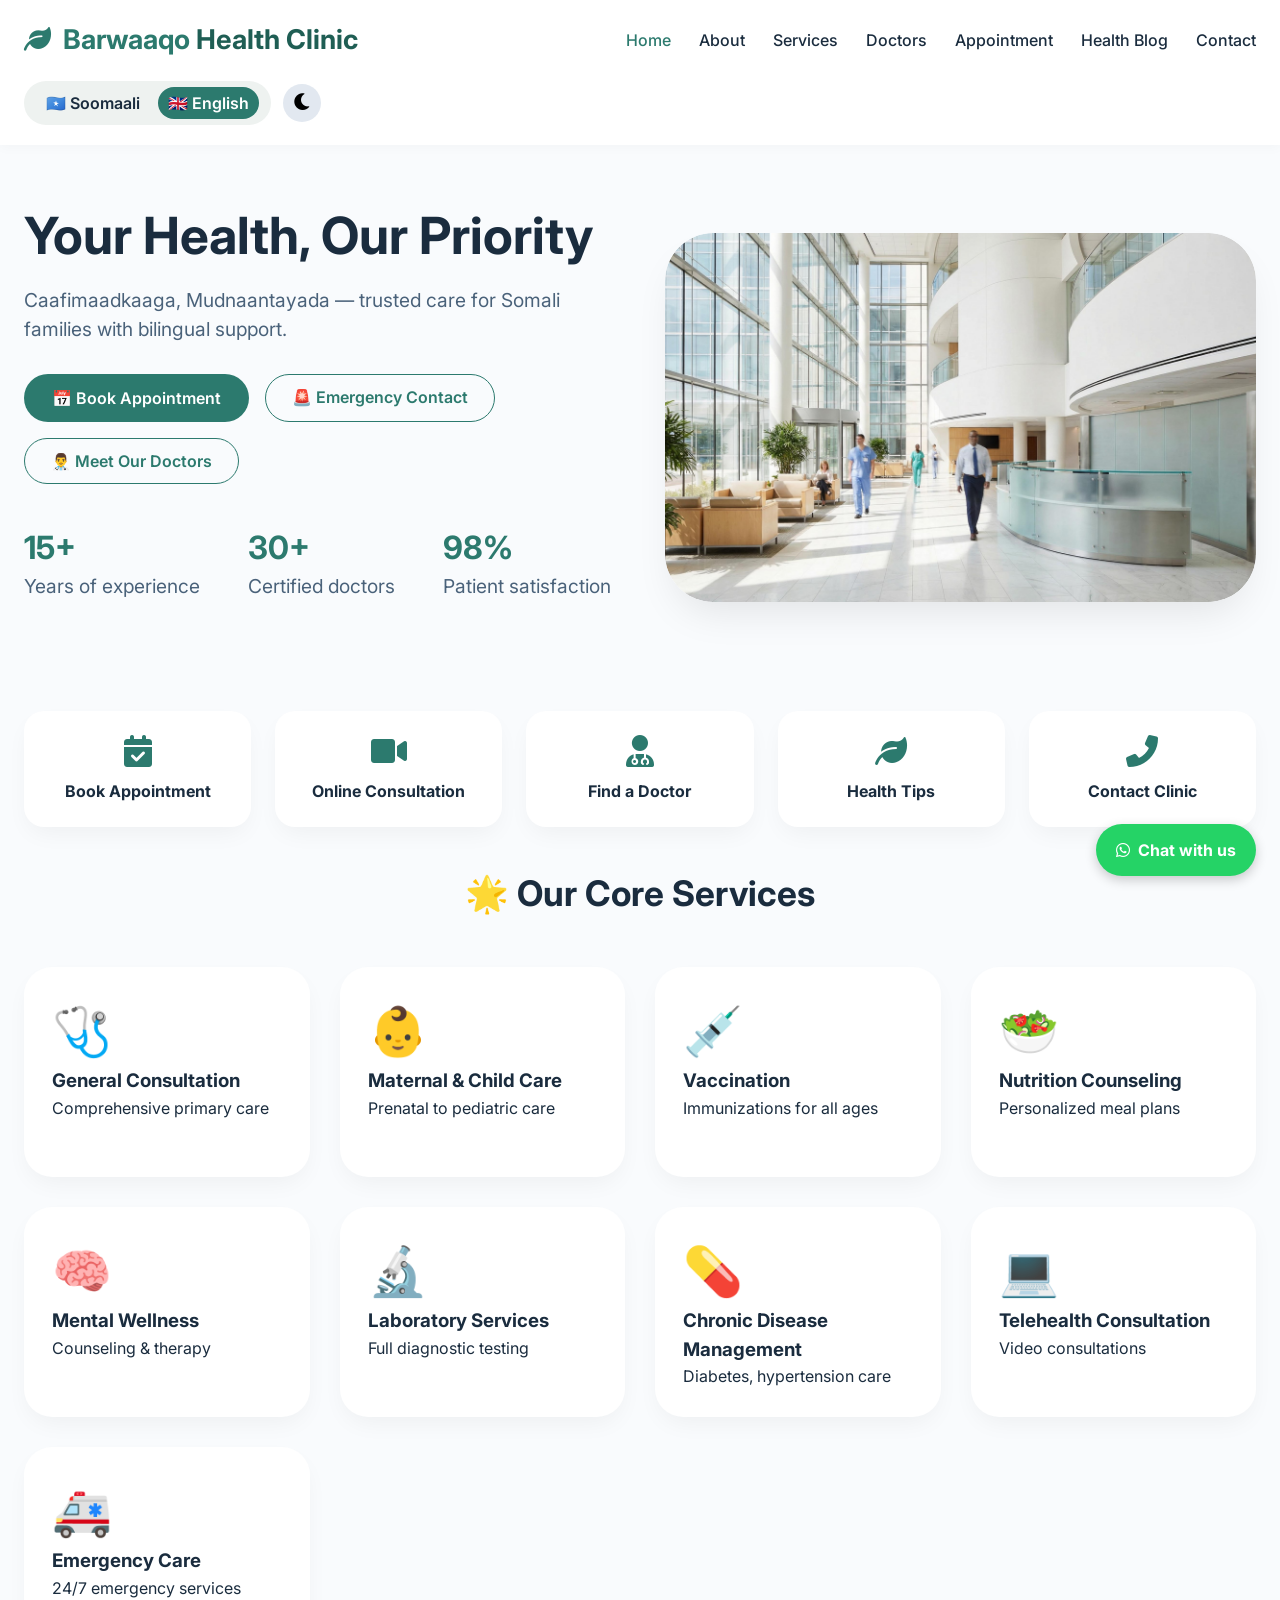
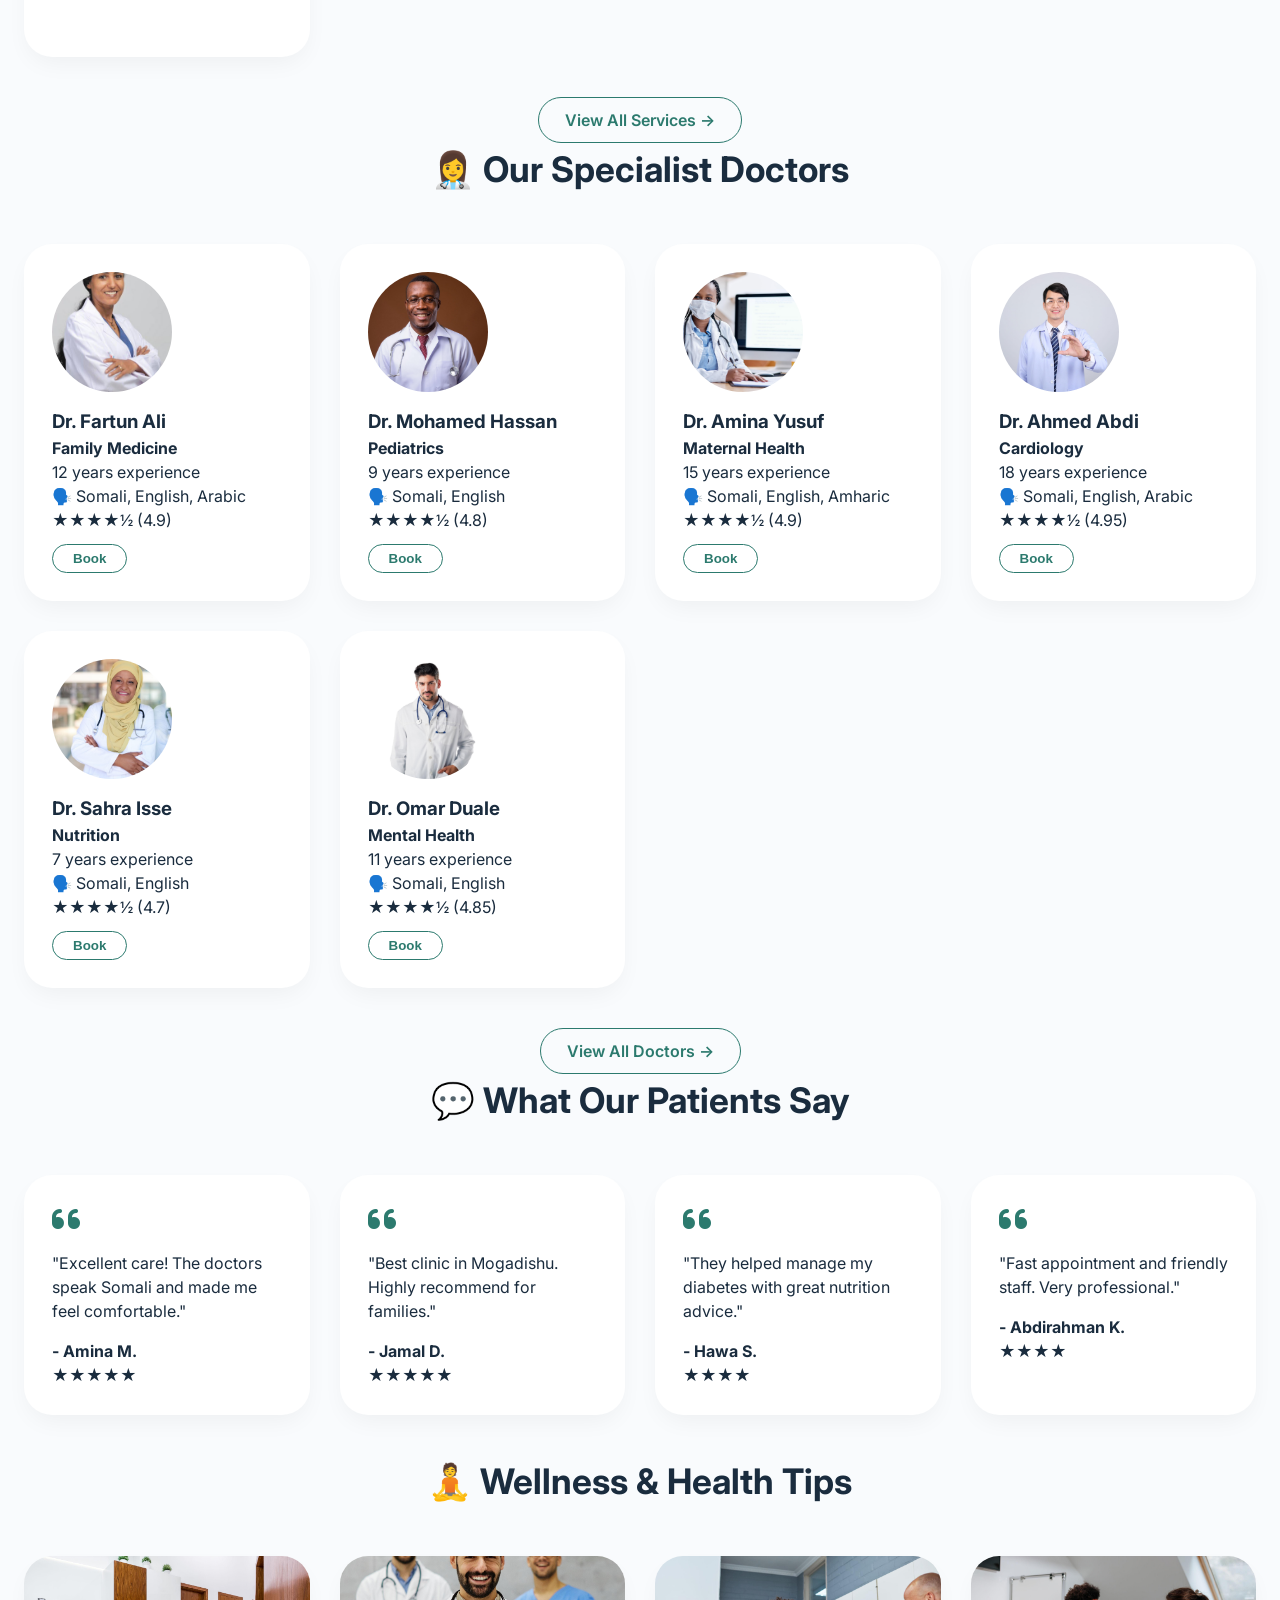
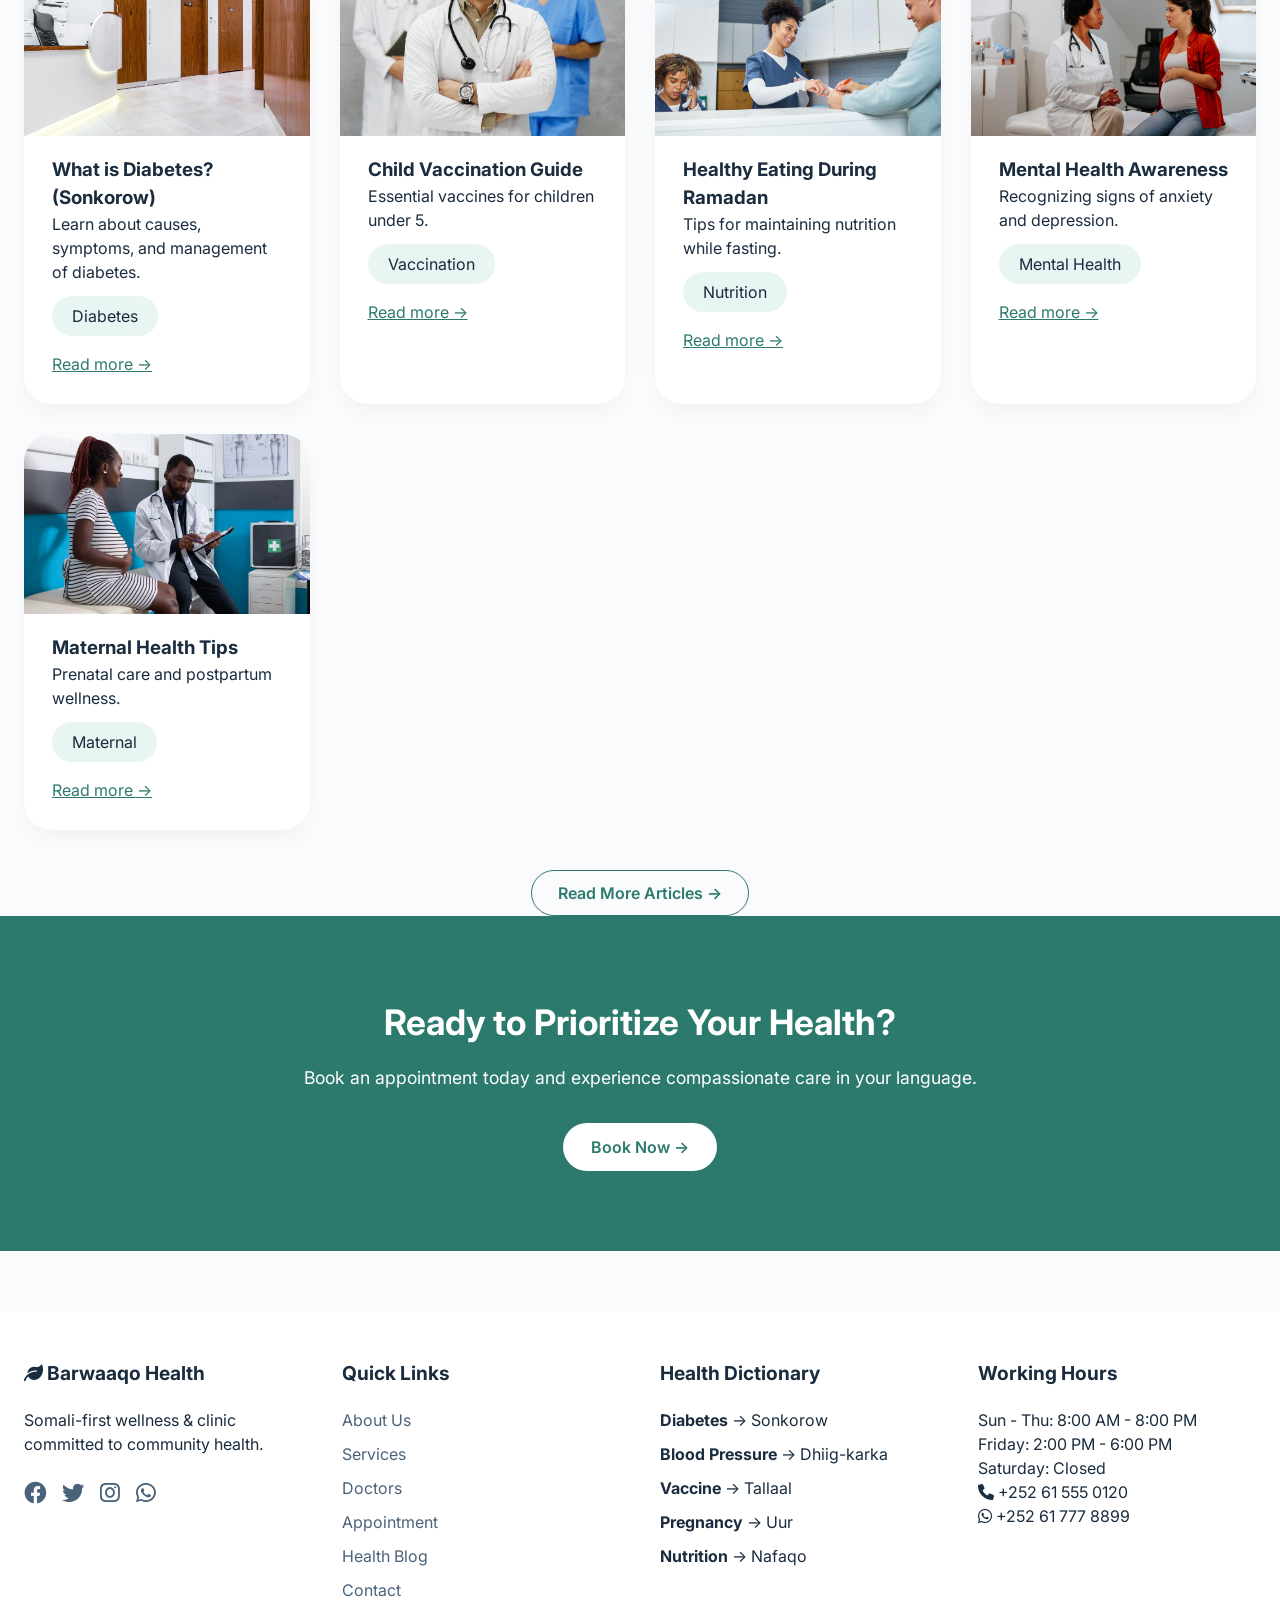
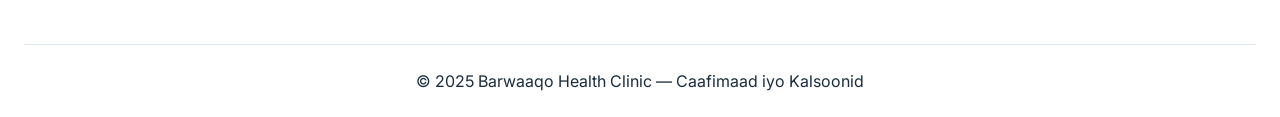
<file: index.html>
<!DOCTYPE html>
<html lang="en">
<head>
    <meta charset="UTF-8">
    <meta name="viewport" content="width=device-width, initial-scale=1.0">
    <title>Barwaaqo Health Clinic | Home</title>
    <link rel="stylesheet" href="css/style.css">
    <link href="https://fonts.googleapis.com/css2?family=Inter:opsz,wght@14..32,300;14..32,400;14..32,500;14..32,600;14..32,700&display=swap" rel="stylesheet">
    <link rel="stylesheet" href="https://cdnjs.cloudflare.com/ajax/libs/font-awesome/6.0.0-beta3/css/all.min.css">
</head>
<body>
    <!-- Navigation Bar -->
    <nav class="navbar">
        <div class="nav-container">
            <div class="logo">
                <i class="fas fa-leaf"></i> Barwaaqo <span>Health Clinic</span>
            </div>
            <div class="nav-links">
                <a href="index.html" class="active">Home</a>
                <a href="about.html">About</a>
                <a href="services.html">Services</a>
                <a href="doctors.html">Doctors</a>
                <a href="appointment.html">Appointment</a>
                <a href="blog.html">Health Blog</a>
                <a href="contact.html">Contact</a>
            </div>
            <div class="nav-actions">
                <div class="lang-switch" id="langToggle">
                    <span class="lang-btn" data-lang="so">🇸🇴 Soomaali</span>
                    <span class="lang-btn lang-active" data-lang="en">🇬🇧 English</span>
                </div>
                <button id="darkModeBtn" class="dark-toggle"><i class="fas fa-moon"></i></button>
            </div>
        </div>
    </nav>

    <!-- Hero Section -->
    <section class="hero" id="home">
        <div class="container">
            <div class="hero-grid">
                <div class="hero-content">
                    <h1 id="heroTitle">Your Health, Our Priority</h1>
                    <p id="heroSub">Caafimaadkaaga, Mudnaantayada — trusted care for Somali families with bilingual support.</p>
                    <div class="hero-btns">
                        <a href="appointment.html" class="btn-primary">📅 Book Appointment</a>
                        <a href="tel:+252615550120" class="btn-outline">🚨 Emergency Contact</a>
                        <a href="doctors.html" class="btn-outline">👨‍⚕️ Meet Our Doctors</a>
                    </div>
                    <div class="stats">
                        <div class="stat-item">
                            <h3>15+</h3>
                            <p id="stat1">Years of experience</p>
                        </div>
                        <div class="stat-item">
                            <h3>30+</h3>
                            <p id="stat2">Certified doctors</p>
                        </div>
                        <div class="stat-item">
                            <h3>98%</h3>
                            <p id="stat3">Patient satisfaction</p>
                        </div>
                    </div>
                </div>
                <div class="hero-image">
                <img src="assets/hero-image.jpg"
                     alt="Barwaaqo Health Clinic"
                     style="width: 100%; height: auto; border-radius: 48px; object-fit: cover;">
                </div>
            </div>
        </div>
    </section>

    <!-- Quick Actions -->
    <section class="quick-actions">
        <div class="container">
            <div class="quick-grid">
                <div class="quick-card" onclick="window.location.href='appointment.html'">
                    <i class="fas fa-calendar-check fa-2x"></i>
                    <h4 id="qa1">Book Appointment</h4>
                </div>
                <div class="quick-card" onclick="window.location.href='services.html#telehealth'">
                    <i class="fas fa-video fa-2x"></i>
                    <h4 id="qa2">Online Consultation</h4>
                </div>
                <div class="quick-card" onclick="window.location.href='doctors.html'">
                    <i class="fas fa-user-md fa-2x"></i>
                    <h4 id="qa3">Find a Doctor</h4>
                </div>
                <div class="quick-card" onclick="window.location.href='blog.html'">
                    <i class="fas fa-leaf fa-2x"></i>
                    <h4 id="qa4">Health Tips</h4>
                </div>
                <div class="quick-card" onclick="window.location.href='contact.html'">
                    <i class="fas fa-phone-alt fa-2x"></i>
                    <h4 id="qa5">Contact Clinic</h4>
                </div>
            </div>
        </div>
    </section>

    <!-- Featured Services -->
    <section class="featured-services">
        <div class="container">
            <h2 class="section-title" id="servicesTitle">🌟 Our Core Services</h2>
            <div class="services-grid" id="servicesGrid"></div>
            <div class="text-center">
                <a href="services.html" class="btn-outline">View All Services →</a>
            </div>
        </div>
    </section>

    <!-- Doctors Preview -->
    <section class="featured-doctors">
        <div class="container">
            <h2 class="section-title" id="doctorsTitle">👩‍⚕️ Our Specialist Doctors</h2>
            <div class="doctors-grid" id="doctorsGrid"></div>
            <div class="text-center">
                <a href="doctors.html" class="btn-outline">View All Doctors →</a>
            </div>
        </div>
    </section>

    <!-- Testimonials -->
    <section class="testimonials">
        <div class="container">
            <h2 class="section-title" id="testimonialTitle">💬 What Our Patients Say</h2>
            <div class="testimonials-grid" id="testimonialsGrid"></div>
        </div>
    </section>

    <!-- Wellness Tips Preview -->
    <section class="wellness-preview">
        <div class="container">
            <h2 class="section-title" id="wellnessTitle">🧘 Wellness & Health Tips</h2>
            <div class="blog-grid" id="blogGrid"></div>
            <div class="text-center">
                <a href="blog.html" class="btn-outline">Read More Articles →</a>
            </div>
        </div>
    </section>

    <!-- CTA Section -->
    <section class="cta-section">
        <div class="container">
            <div class="cta-content">
                <h2 id="ctaTitle">Ready to Prioritize Your Health?</h2>
                <p id="ctaText">Book an appointment today and experience compassionate care in your language.</p>
                <a href="appointment.html" class="btn-primary">Book Now →</a>
            </div>
        </div>
    </section>

    <!-- Footer -->
    <footer>
        <div class="container">
            <div class="footer-grid">
                <div class="footer-col">
                    <h4><i class="fas fa-leaf"></i> Barwaaqo Health</h4>
                    <p>Somali-first wellness & clinic committed to community health.</p>
                    <div class="social-links">
                        <a href="#"><i class="fab fa-facebook"></i></a>
                        <a href="#"><i class="fab fa-twitter"></i></a>
                        <a href="#"><i class="fab fa-instagram"></i></a>
                        <a href="#"><i class="fab fa-whatsapp"></i></a>
                    </div>
                </div>
                <div class="footer-col">
                    <h4>Quick Links</h4>
                    <ul>
                        <li><a href="about.html">About Us</a></li>
                        <li><a href="services.html">Services</a></li>
                        <li><a href="doctors.html">Doctors</a></li>
                        <li><a href="appointment.html">Appointment</a></li>
                        <li><a href="blog.html">Health Blog</a></li>
                        <li><a href="contact.html">Contact</a></li>
                    </ul>
                </div>
                <div class="footer-col">
                    <h4>Health Dictionary</h4>
                    <ul class="dictionary">
                        <li><strong>Diabetes</strong> → Sonkorow</li>
                        <li><strong>Blood Pressure</strong> → Dhiig-karka</li>
                        <li><strong>Vaccine</strong> → Tallaal</li>
                        <li><strong>Pregnancy</strong> → Uur</li>
                        <li><strong>Nutrition</strong> → Nafaqo</li>
                    </ul>
                </div>
                <div class="footer-col">
                    <h4>Working Hours</h4>
                    <p>Sun - Thu: 8:00 AM - 8:00 PM</p>
                    <p>Friday: 2:00 PM - 6:00 PM</p>
                    <p>Saturday: Closed</p>
                    <p><i class="fas fa-phone"></i> +252 61 555 0120</p>
                    <p><i class="fab fa-whatsapp"></i> +252 61 777 8899</p>
                </div>
            </div>
            <div class="footer-bottom">
                <p>&copy; 2025 Barwaaqo Health Clinic — Caafimaad iyo Kalsoonid</p>
            </div>
        </div>
    </footer>

    <!-- WhatsApp Float Button -->
    <a href="https://wa.me/252617778899" class="whatsapp-float" target="_blank">
        <i class="fab fa-whatsapp"></i>
        <span>Chat with us</span>
    </a>

    <script src="js/main.js"></script>
</body>
</html>
</file>
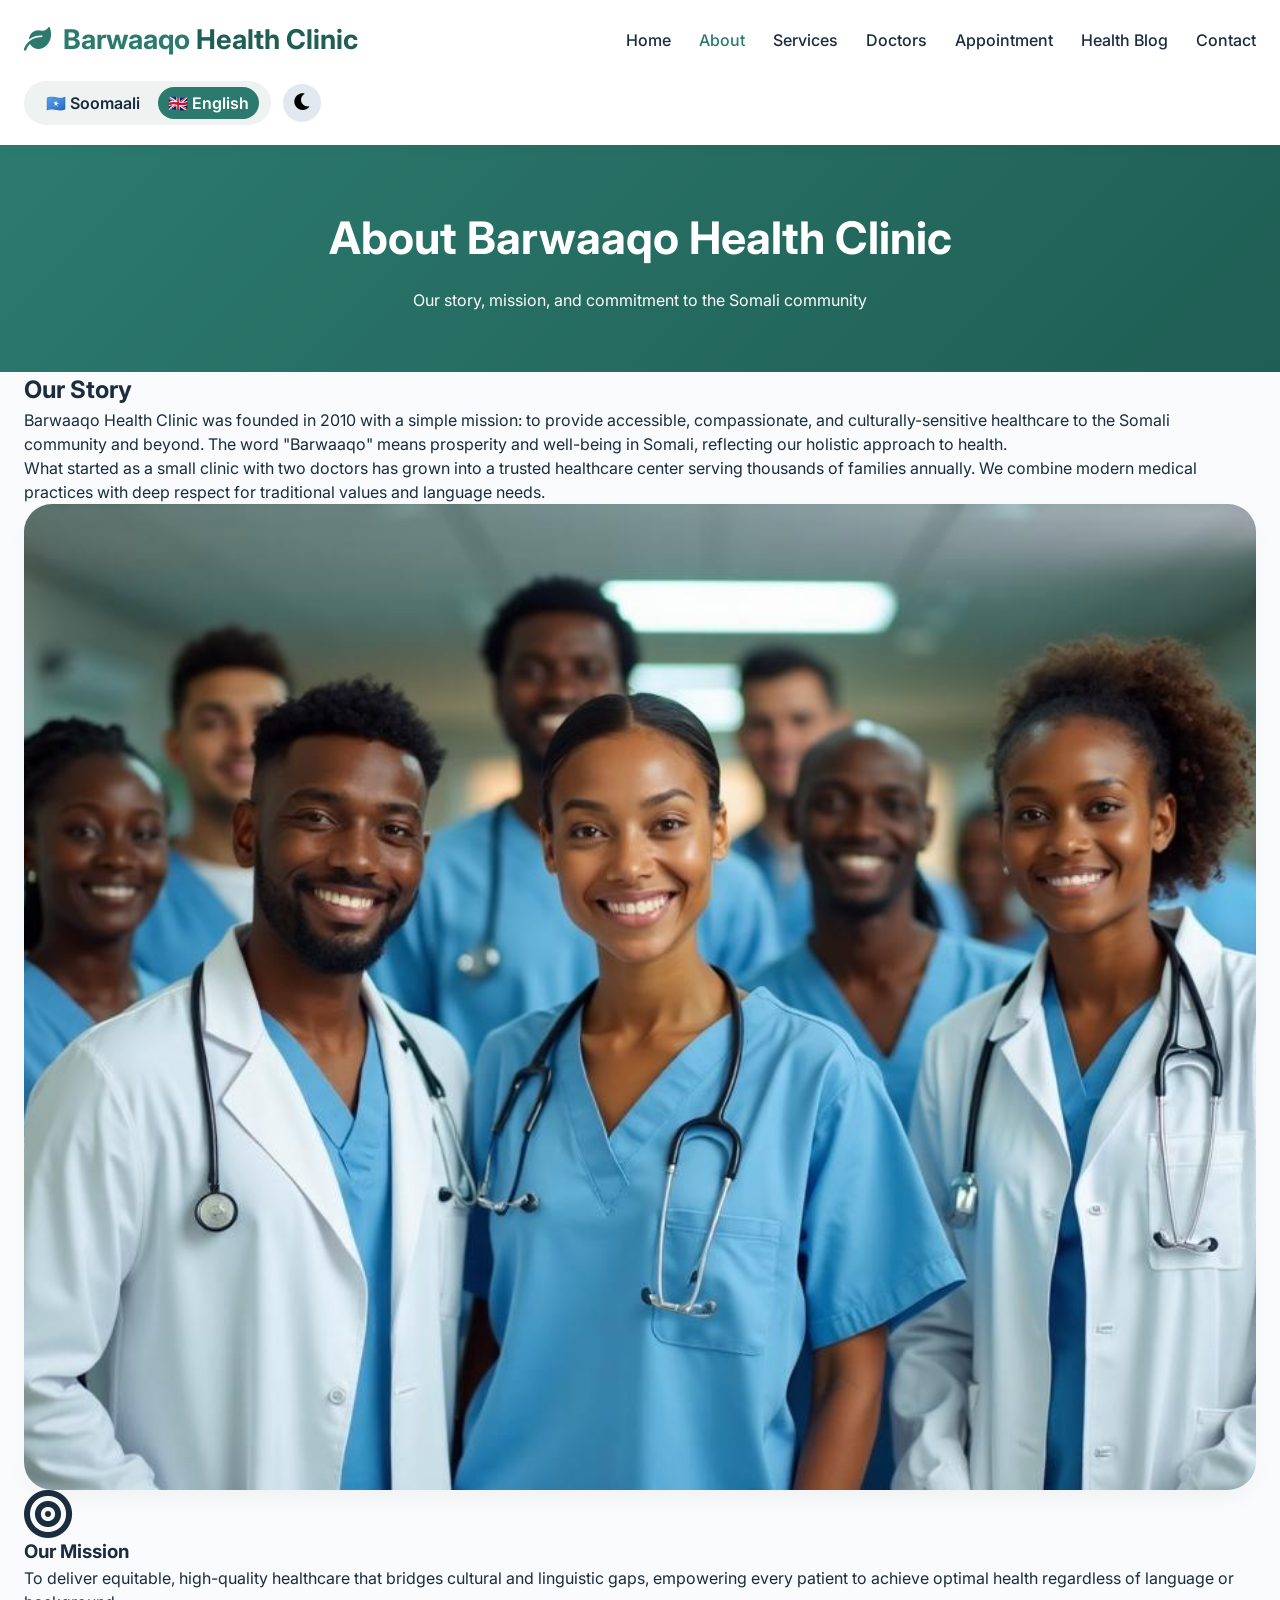
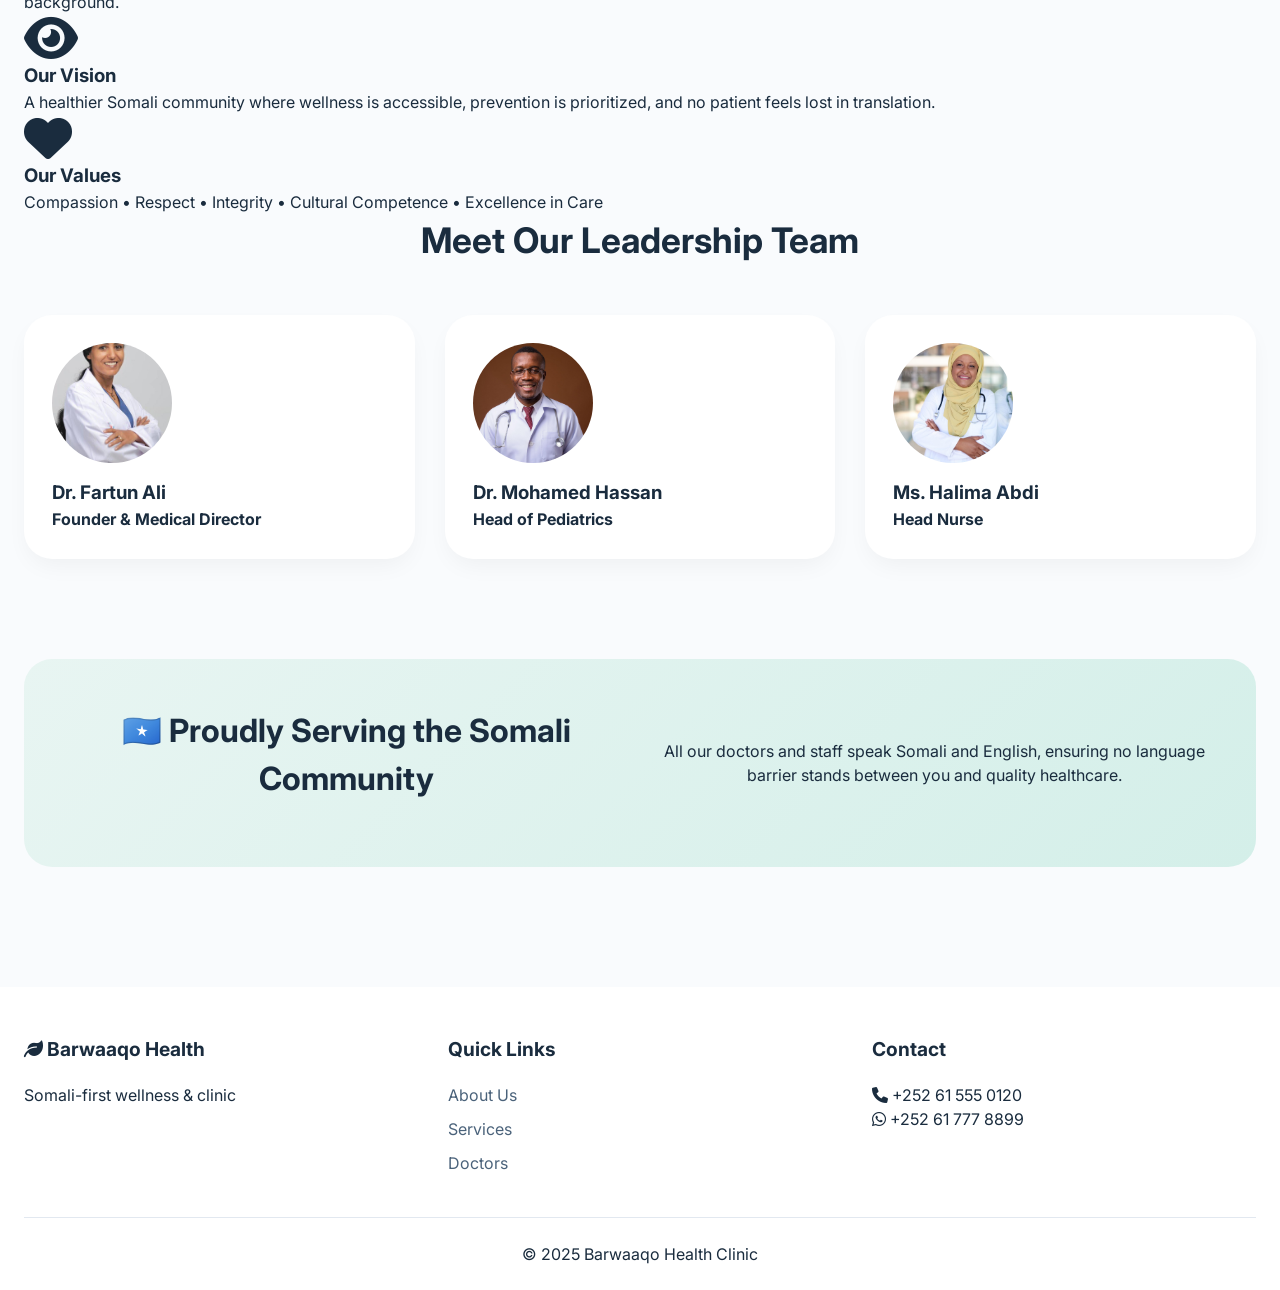
<file: about.html>
<!DOCTYPE html>
<html lang="en">
<head>
    <meta charset="UTF-8">
    <meta name="viewport" content="width=device-width, initial-scale=1.0">
    <title>About Us | Barwaaqo Health Clinic</title>
    <link rel="stylesheet" href="css/style.css">
    <link href="https://fonts.googleapis.com/css2?family=Inter:opsz,wght@14..32,300;14..32,400;14..32,500;14..32,600;14..32,700&display=swap" rel="stylesheet">
    <link rel="stylesheet" href="https://cdnjs.cloudflare.com/ajax/libs/font-awesome/6.0.0-beta3/css/all.min.css">
</head>
<body>
    <nav class="navbar">
        <div class="nav-container">
            <div class="logo"><i class="fas fa-leaf"></i> Barwaaqo <span>Health Clinic</span></div>
            <div class="nav-links">
                <a href="index.html">Home</a>
                <a href="about.html" class="active">About</a>
                <a href="services.html">Services</a>
                <a href="doctors.html">Doctors</a>
                <a href="appointment.html">Appointment</a>
                <a href="blog.html">Health Blog</a>
                <a href="contact.html">Contact</a>
            </div>
            <div class="nav-actions">
                <div class="lang-switch" id="langToggle">
                    <span class="lang-btn" data-lang="so">🇸🇴 Soomaali</span>
                    <span class="lang-btn lang-active" data-lang="en">🇬🇧 English</span>
                </div>
                <button id="darkModeBtn" class="dark-toggle"><i class="fas fa-moon"></i></button>
            </div>
        </div>
    </nav>

    <main>
        <section class="page-header">
            <div class="container">
                <h1 id="pageTitle">About Barwaaqo Health Clinic</h1>
                <p id="pageSubtitle">Our story, mission, and commitment to the Somali community</p>
            </div>
        </section>

        <section class="about-story">
            <div class="container">
                <div class="about-grid">
                    <div class="about-content">
                        <h2 id="storyTitle">Our Story</h2>
                        <p id="storyText1">Barwaaqo Health Clinic was founded in 2010 with a simple mission: to provide accessible, compassionate, and culturally-sensitive healthcare to the Somali community and beyond. The word "Barwaaqo" means prosperity and well-being in Somali, reflecting our holistic approach to health.</p>
                        <p id="storyText2">What started as a small clinic with two doctors has grown into a trusted healthcare center serving thousands of families annually. We combine modern medical practices with deep respect for traditional values and language needs.</p>
                    </div>
                    <div class="about-image">
                        <img src="assets/about/clinic-story.jpg" alt="Barwaaqo clinic story and care room">
                    </div>
                </div>
            </div>
        </section>

        <section class="mission-vision">
            <div class="container">
                <div class="mv-grid">
                    <div class="mv-card">
                        <i class="fas fa-bullseye fa-3x"></i>
                        <h3 id="missionTitle">Our Mission</h3>
                        <p id="missionText">To deliver equitable, high-quality healthcare that bridges cultural and linguistic gaps, empowering every patient to achieve optimal health regardless of language or background.</p>
                    </div>
                    <div class="mv-card">
                        <i class="fas fa-eye fa-3x"></i>
                        <h3 id="visionTitle">Our Vision</h3>
                        <p id="visionText">A healthier Somali community where wellness is accessible, prevention is prioritized, and no patient feels lost in translation.</p>
                    </div>
                    <div class="mv-card">
                        <i class="fas fa-heart fa-3x"></i>
                        <h3 id="valuesTitle">Our Values</h3>
                        <p id="valuesText">Compassion • Respect • Integrity • Cultural Competence • Excellence in Care</p>
                    </div>
                </div>
            </div>
        </section>

        <section class="team-section">
            <div class="container">
                <h2 class="section-title" id="teamTitle">Meet Our Leadership Team</h2>
                <div class="team-grid" id="teamGrid"></div>
            </div>
        </section>

        <section class="community-focus">
            <div class="container">
                <div class="community-banner">
                    <h2 id="communityTitle">🇸🇴 Proudly Serving the Somali Community</h2>
                    <p id="communityText">All our doctors and staff speak Somali and English, ensuring no language barrier stands between you and quality healthcare.</p>
                </div>
            </div>
        </section>
    </main>

    <footer>
        <div class="container">
            <div class="footer-grid">
                <div class="footer-col"><h4><i class="fas fa-leaf"></i> Barwaaqo Health</h4><p>Somali-first wellness & clinic</p></div>
                <div class="footer-col"><h4>Quick Links</h4><ul><li><a href="about.html">About Us</a></li><li><a href="services.html">Services</a></li><li><a href="doctors.html">Doctors</a></li></ul></div>
                <div class="footer-col"><h4>Contact</h4><p><i class="fas fa-phone"></i> +252 61 555 0120</p><p><i class="fab fa-whatsapp"></i> +252 61 777 8899</p></div>
            </div>
            <div class="footer-bottom"><p>&copy; 2025 Barwaaqo Health Clinic</p></div>
        </div>
    </footer>

    <script src="js/main.js"></script>
</body>
</html>
</file>
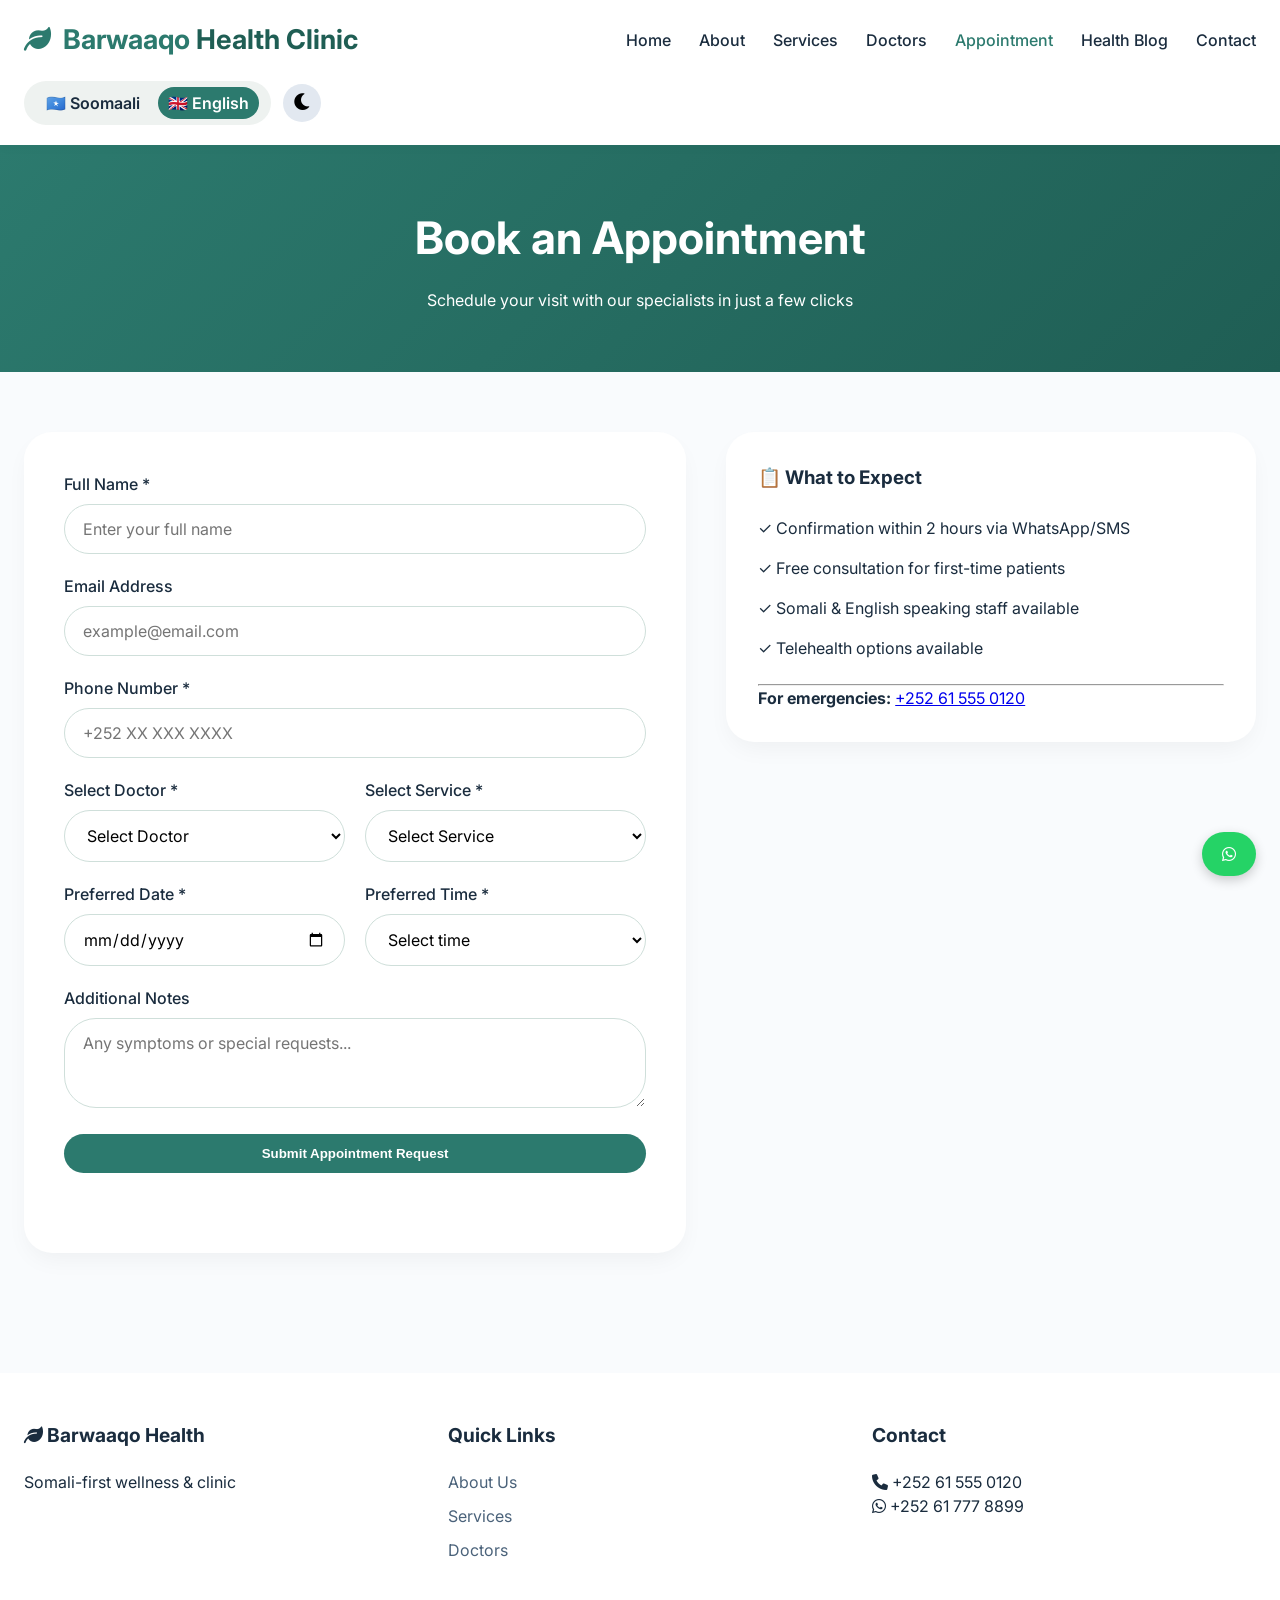
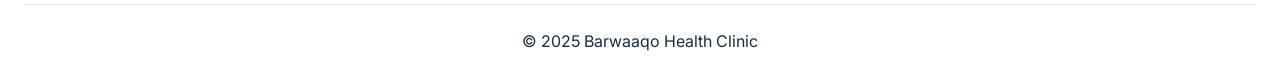
<file: appointment.html>
<!DOCTYPE html>
<html lang="en">
<head>
    <meta charset="UTF-8">
    <meta name="viewport" content="width=device-width, initial-scale=1.0">
    <title>Book Appointment | Barwaaqo Health Clinic</title>
    <link rel="stylesheet" href="css/style.css">
    <link href="https://fonts.googleapis.com/css2?family=Inter:opsz,wght@14..32,300;14..32,400;14..32,500;14..32,600;14..32,700&display=swap" rel="stylesheet">
    <link rel="stylesheet" href="https://cdnjs.cloudflare.com/ajax/libs/font-awesome/6.0.0-beta3/css/all.min.css">
</head>
<body>
    <nav class="navbar">
        <div class="nav-container">
            <div class="logo"><i class="fas fa-leaf"></i> Barwaaqo <span>Health Clinic</span></div>
            <div class="nav-links">
                <a href="index.html">Home</a>
                <a href="about.html">About</a>
                <a href="services.html">Services</a>
                <a href="doctors.html">Doctors</a>
                <a href="appointment.html" class="active">Appointment</a>
                <a href="blog.html">Health Blog</a>
                <a href="contact.html">Contact</a>
            </div>
            <div class="nav-actions">
                <div class="lang-switch" id="langToggle">
                    <span class="lang-btn" data-lang="so">🇸🇴 Soomaali</span>
                    <span class="lang-btn lang-active" data-lang="en">🇬🇧 English</span>
                </div>
                <button id="darkModeBtn" class="dark-toggle"><i class="fas fa-moon"></i></button>
            </div>
        </div>
    </nav>

    <main>
        <section class="page-header">
            <div class="container">
                <h1 id="pageTitle">Book an Appointment</h1>
                <p id="pageSubtitle">Schedule your visit with our specialists in just a few clicks</p>
            </div>
        </section>

        <section class="booking-section">
            <div class="container">
                <div class="booking-wrapper">
                    <div class="booking-form-container">
                        <form id="appointmentForm" class="appointment-form">
                            <div class="form-group">
                                <label id="nameLabel">Full Name *</label>
                                <input type="text" id="patName" placeholder="Enter your full name" required>
                            </div>
                            <div class="form-group">
                                <label id="emailLabel">Email Address</label>
                                <input type="email" id="patEmail" placeholder="example@email.com">
                            </div>
                            <div class="form-group">
                                <label id="phoneLabel">Phone Number *</label>
                                <input type="tel" id="patPhone" placeholder="+252 XX XXX XXXX" required>
                            </div>
                            <div class="form-row">
                                <div class="form-group">
                                    <label id="doctorLabel">Select Doctor *</label>
                                    <select id="doctorSelect" required></select>
                                </div>
                                <div class="form-group">
                                    <label id="serviceLabel">Select Service *</label>
                                    <select id="serviceSelect" required></select>
                                </div>
                            </div>
                            <div class="form-row">
                                <div class="form-group">
                                    <label id="dateLabel">Preferred Date *</label>
                                    <input type="date" id="apptDate" required>
                                </div>
                                <div class="form-group">
                                    <label id="timeLabel">Preferred Time *</label>
                                    <select id="apptTime" required>
                                        <option value="">Select time</option>
                                        <option value="09:00">09:00 AM</option>
                                        <option value="10:00">10:00 AM</option>
                                        <option value="11:00">11:00 AM</option>
                                        <option value="14:00">02:00 PM</option>
                                        <option value="15:00">03:00 PM</option>
                                        <option value="16:00">04:00 PM</option>
                                    </select>
                                </div>
                            </div>
                            <div class="form-group">
                                <label id="notesLabel">Additional Notes</label>
                                <textarea id="patNotes" rows="3" placeholder="Any symptoms or special requests..."></textarea>
                            </div>
                            <button type="submit" class="btn-primary btn-full" id="submitBtn">Submit Appointment Request</button>
                            <p id="formMsg" class="form-message"></p>
                        </form>
                    </div>
                    <div class="booking-info">
                        <div class="info-card">
                            <h3 id="infoTitle">📋 What to Expect</h3>
                            <ul>
                                <li id="info1">✓ Confirmation within 2 hours via WhatsApp/SMS</li>
                                <li id="info2">✓ Free consultation for first-time patients</li>
                                <li id="info3">✓ Somali & English speaking staff available</li>
                                <li id="info4">✓ Telehealth options available</li>
                            </ul>
                            <hr>
                            <p><strong id="emergencyNote">For emergencies:</strong> <a href="tel:+252615550120">+252 61 555 0120</a></p>
                        </div>
                    </div>
                </div>
            </div>
        </section>
    </main>

    <footer>
        <div class="container">
            <div class="footer-grid">
                <div class="footer-col"><h4><i class="fas fa-leaf"></i> Barwaaqo Health</h4><p>Somali-first wellness & clinic</p></div>
                <div class="footer-col"><h4>Quick Links</h4><ul><li><a href="about.html">About Us</a></li><li><a href="services.html">Services</a></li><li><a href="doctors.html">Doctors</a></li></ul></div>
                <div class="footer-col"><h4>Contact</h4><p><i class="fas fa-phone"></i> +252 61 555 0120</p><p><i class="fab fa-whatsapp"></i> +252 61 777 8899</p></div>
            </div>
            <div class="footer-bottom"><p>&copy; 2025 Barwaaqo Health Clinic</p></div>
        </div>
    </footer>

    <a href="https://wa.me/252617778899" class="whatsapp-float" target="_blank">
        <i class="fab fa-whatsapp"></i>
    </a>

    <script src="js/main.js"></script>
</body>
</html>
</file>
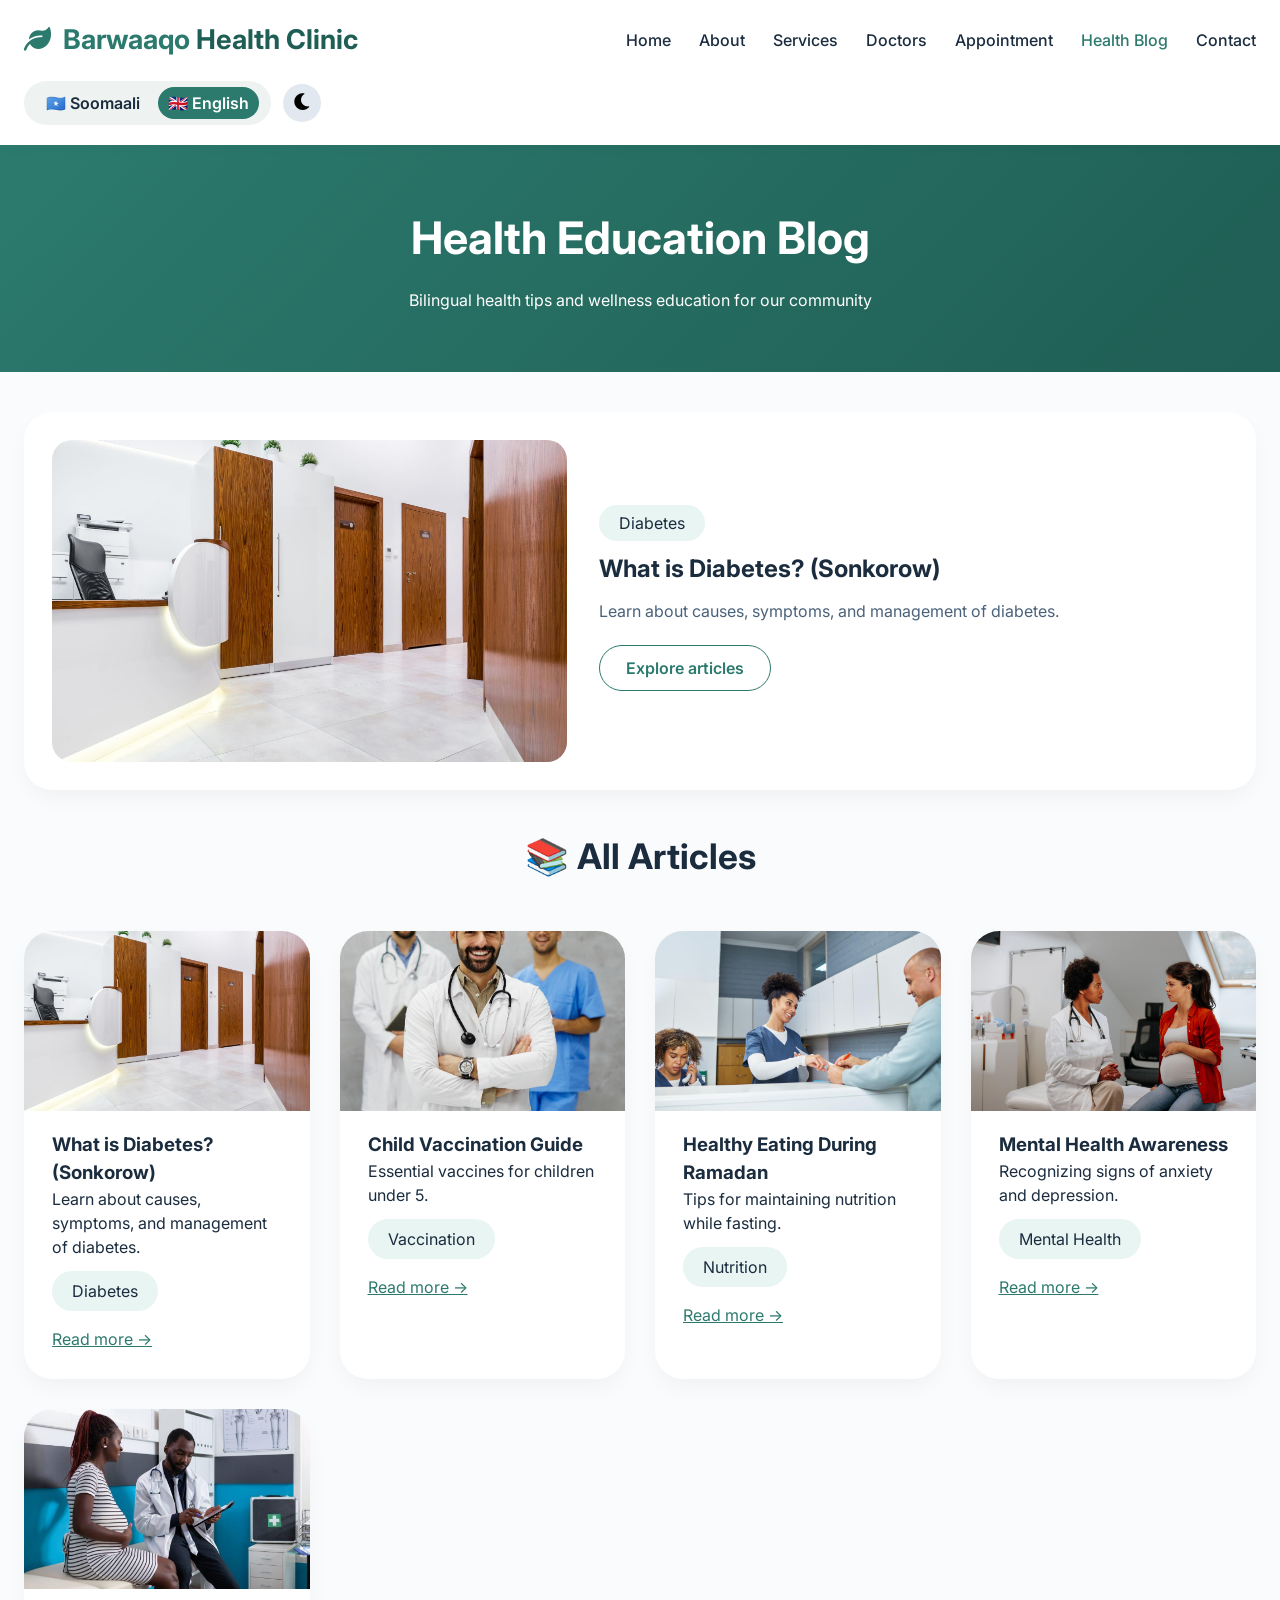
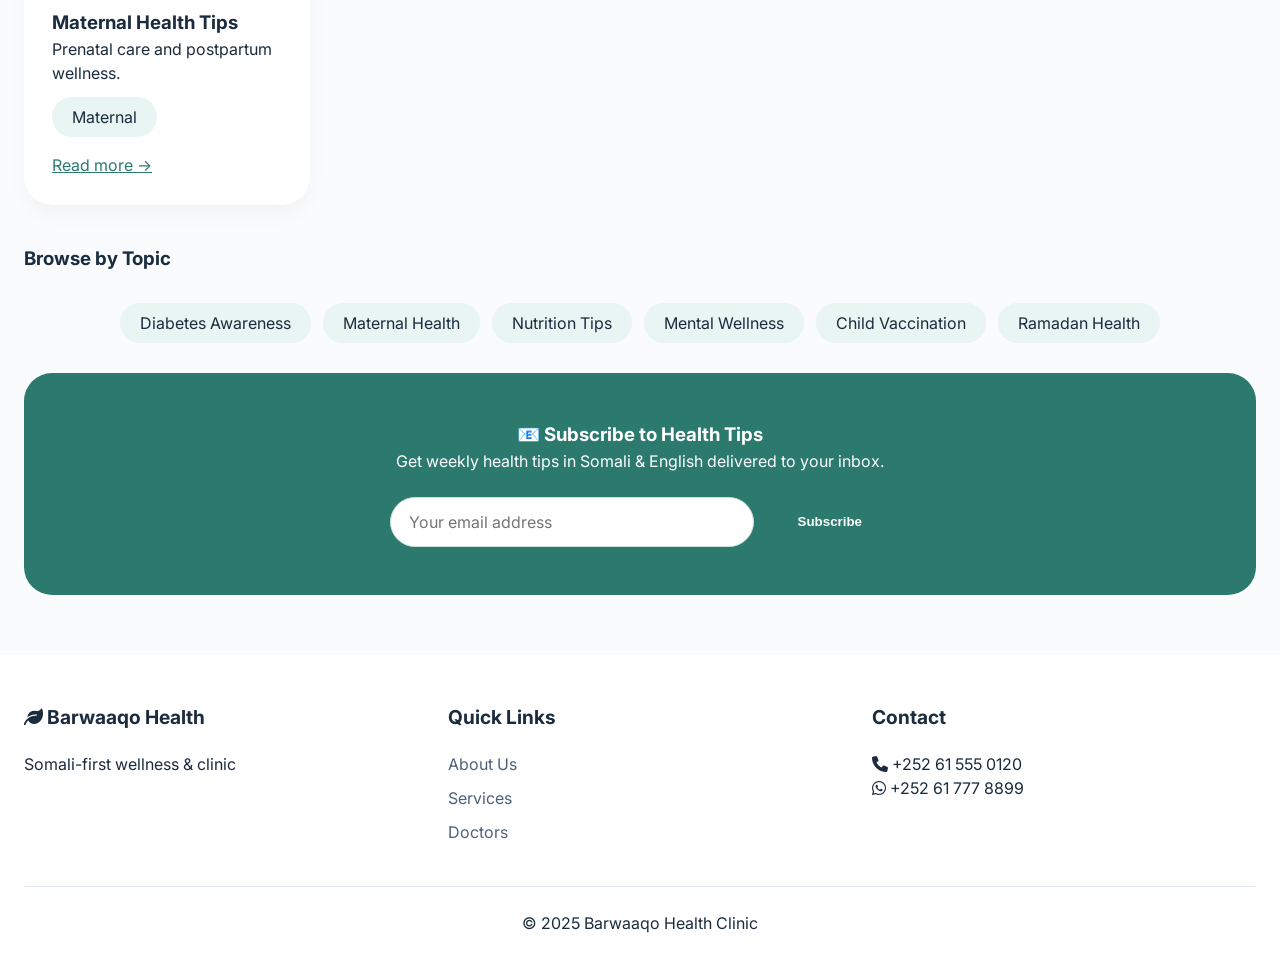
<file: blog.html>
<!DOCTYPE html>
<html lang="en">
<head>
    <meta charset="UTF-8">
    <meta name="viewport" content="width=device-width, initial-scale=1.0">
    <title>Health Blog | Barwaaqo Health Clinic</title>
    <link rel="stylesheet" href="css/style.css">
    <link href="https://fonts.googleapis.com/css2?family=Inter:opsz,wght@14..32,300;14..32,400;14..32,500;14..32,600;14..32,700&display=swap" rel="stylesheet">
    <link rel="stylesheet" href="https://cdnjs.cloudflare.com/ajax/libs/font-awesome/6.0.0-beta3/css/all.min.css">
</head>
<body>
    <nav class="navbar">
        <div class="nav-container">
            <div class="logo"><i class="fas fa-leaf"></i> Barwaaqo <span>Health Clinic</span></div>
            <div class="nav-links">
                <a href="index.html">Home</a>
                <a href="about.html">About</a>
                <a href="services.html">Services</a>
                <a href="doctors.html">Doctors</a>
                <a href="appointment.html">Appointment</a>
                <a href="blog.html" class="active">Health Blog</a>
                <a href="contact.html">Contact</a>
            </div>
            <div class="nav-actions">
                <div class="lang-switch" id="langToggle">
                    <span class="lang-btn" data-lang="so">🇸🇴 Soomaali</span>
                    <span class="lang-btn lang-active" data-lang="en">🇬🇧 English</span>
                </div>
                <button id="darkModeBtn" class="dark-toggle"><i class="fas fa-moon"></i></button>
            </div>
        </div>
    </nav>

    <main>
        <section class="page-header">
            <div class="container">
                <h1 id="pageTitle">Health Education Blog</h1>
                <p id="pageSubtitle">Bilingual health tips and wellness education for our community</p>
            </div>
        </section>

        <section class="featured-blog">
            <div class="container">
                <div class="featured-article" id="featuredArticle"></div>
            </div>
        </section>

        <section class="all-blogs">
            <div class="container">
                <h2 class="section-title" id="allPostsTitle">📚 All Articles</h2>
                <div class="blog-full-grid" id="allBlogsGrid"></div>
            </div>
        </section>

        <section class="blog-categories">
            <div class="container">
                <h3 id="categoriesTitle">Browse by Topic</h3>
                <div class="category-tags">
                    <span class="tag">Diabetes Awareness</span>
                    <span class="tag">Maternal Health</span>
                    <span class="tag">Nutrition Tips</span>
                    <span class="tag">Mental Wellness</span>
                    <span class="tag">Child Vaccination</span>
                    <span class="tag">Ramadan Health</span>
                </div>
            </div>
        </section>

        <section class="newsletter">
            <div class="container">
                <div class="newsletter-box">
                    <h3 id="newsTitle">📧 Subscribe to Health Tips</h3>
                    <p id="newsText">Get weekly health tips in Somali & English delivered to your inbox.</p>
                    <form id="newsletterForm">
                        <input type="email" placeholder="Your email address" required>
                        <button type="submit" class="btn-primary">Subscribe</button>
                    </form>
                </div>
            </div>
        </section>
    </main>

    <footer>
        <div class="container">
            <div class="footer-grid">
                <div class="footer-col"><h4><i class="fas fa-leaf"></i> Barwaaqo Health</h4><p>Somali-first wellness & clinic</p></div>
                <div class="footer-col"><h4>Quick Links</h4><ul><li><a href="about.html">About Us</a></li><li><a href="services.html">Services</a></li><li><a href="doctors.html">Doctors</a></li></ul></div>
                <div class="footer-col"><h4>Contact</h4><p><i class="fas fa-phone"></i> +252 61 555 0120</p><p><i class="fab fa-whatsapp"></i> +252 61 777 8899</p></div>
            </div>
            <div class="footer-bottom"><p>&copy; 2025 Barwaaqo Health Clinic</p></div>
        </div>
    </footer>

    <script src="js/main.js"></script>
</body>
</html>
</file>
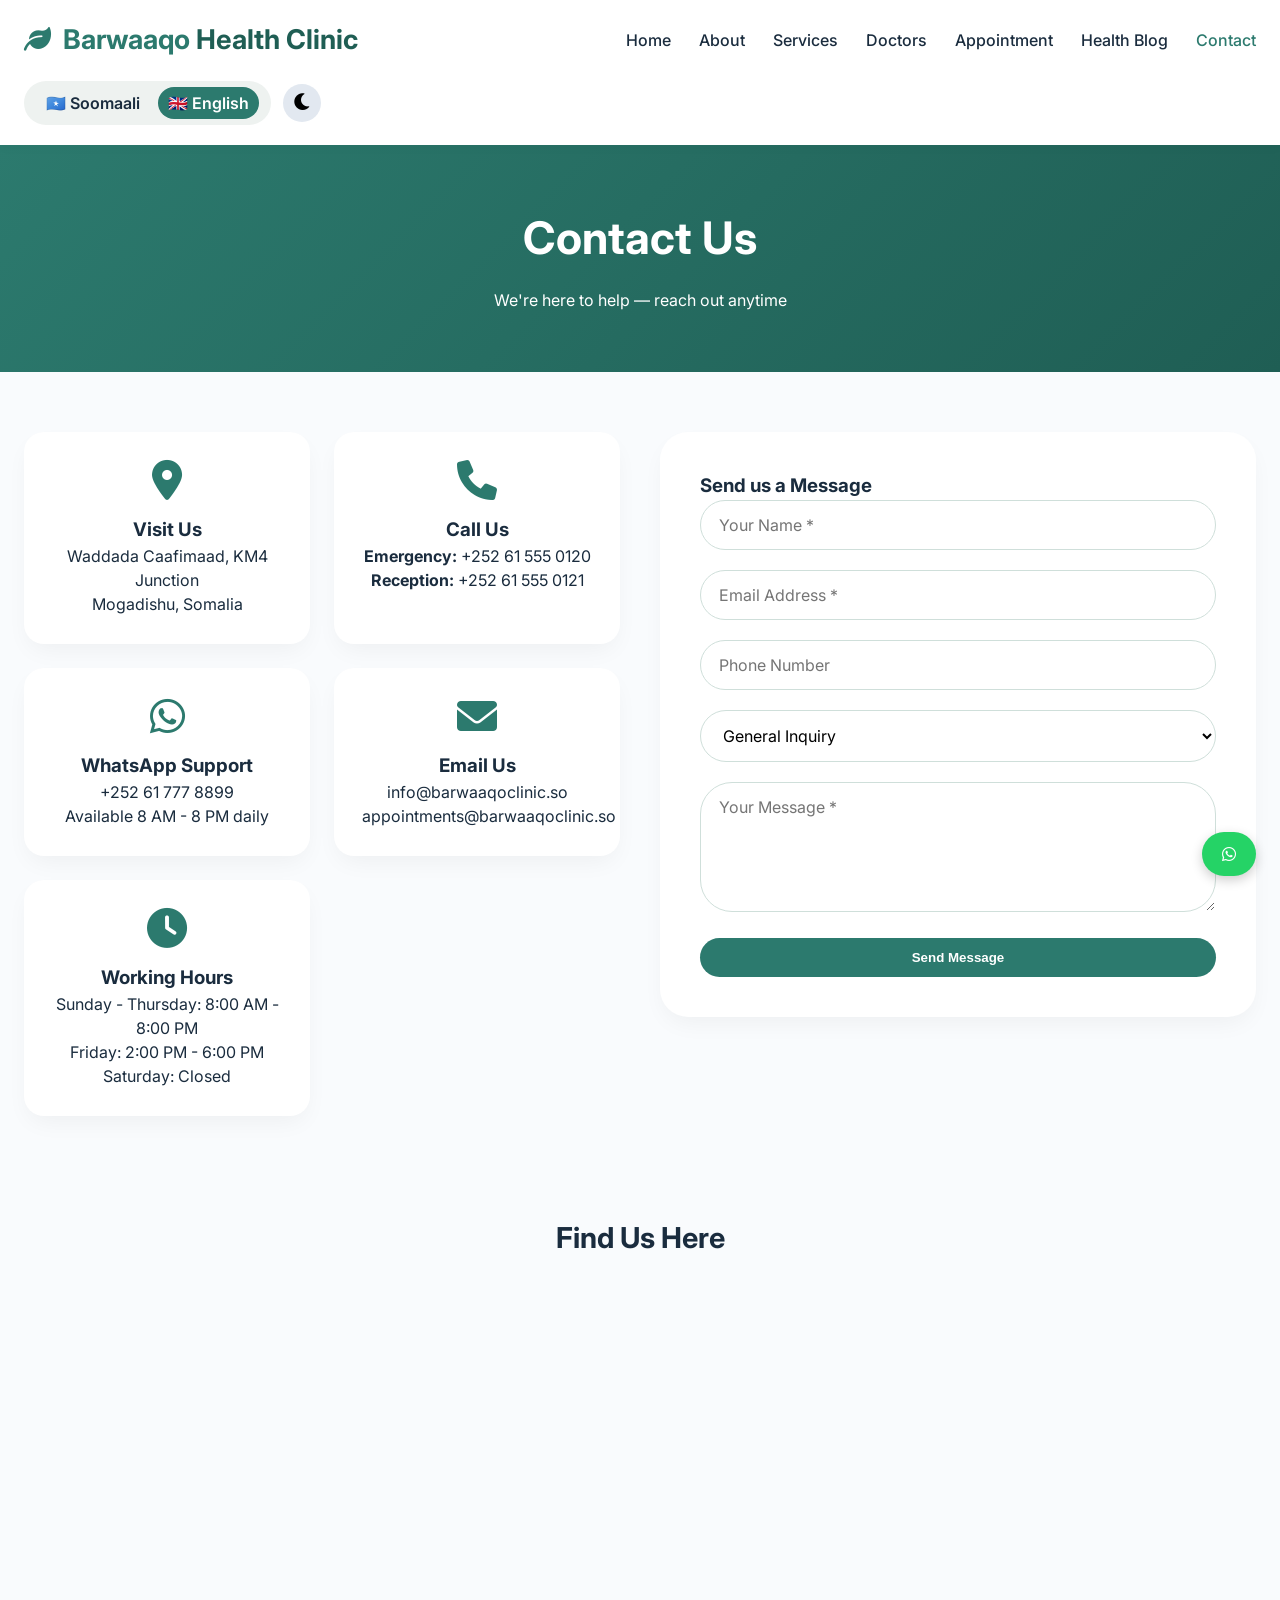
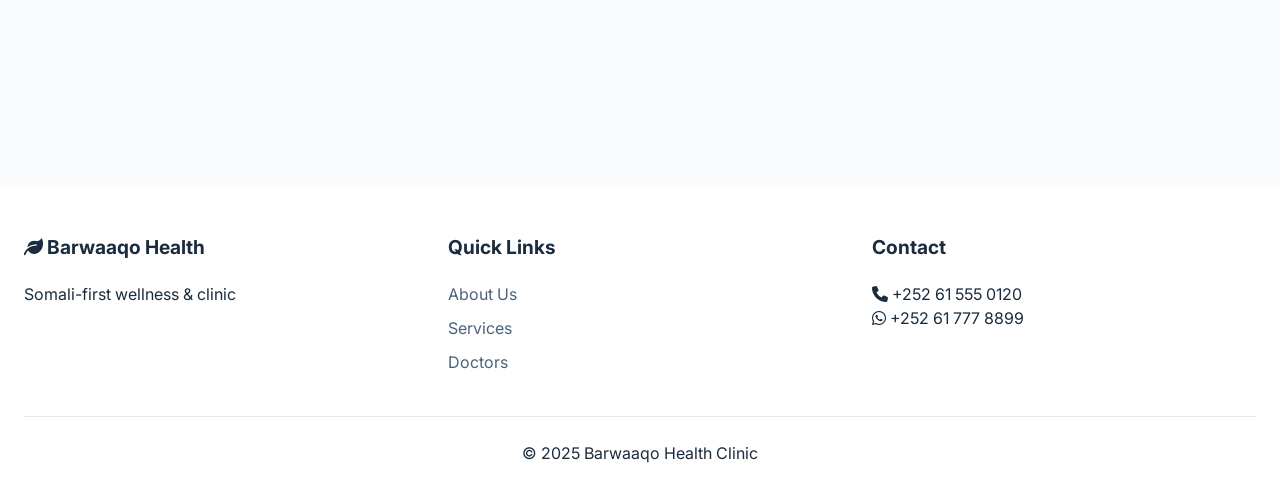
<file: contact.html>
<!DOCTYPE html>
<html lang="en">
<head>
    <meta charset="UTF-8">
    <meta name="viewport" content="width=device-width, initial-scale=1.0">
    <title>Contact Us | Barwaaqo Health Clinic</title>
    <link rel="stylesheet" href="css/style.css">
    <link href="https://fonts.googleapis.com/css2?family=Inter:opsz,wght@14..32,300;14..32,400;14..32,500;14..32,600;14..32,700&display=swap" rel="stylesheet">
    <link rel="stylesheet" href="https://cdnjs.cloudflare.com/ajax/libs/font-awesome/6.0.0-beta3/css/all.min.css">
</head>
<body>
    <nav class="navbar">
        <div class="nav-container">
            <div class="logo"><i class="fas fa-leaf"></i> Barwaaqo <span>Health Clinic</span></div>
            <div class="nav-links">
                <a href="index.html">Home</a>
                <a href="about.html">About</a>
                <a href="services.html">Services</a>
                <a href="doctors.html">Doctors</a>
                <a href="appointment.html">Appointment</a>
                <a href="blog.html">Health Blog</a>
                <a href="contact.html" class="active">Contact</a>
            </div>
            <div class="nav-actions">
                <div class="lang-switch" id="langToggle">
                    <span class="lang-btn" data-lang="so">🇸🇴 Soomaali</span>
                    <span class="lang-btn lang-active" data-lang="en">🇬🇧 English</span>
                </div>
                <button id="darkModeBtn" class="dark-toggle"><i class="fas fa-moon"></i></button>
            </div>
        </div>
    </nav>

    <main>
        <section class="page-header">
            <div class="container">
                <h1 id="pageTitle">Contact Us</h1>
                <p id="pageSubtitle">We're here to help — reach out anytime</p>
            </div>
        </section>

        <section class="contact-section">
            <div class="container">
                <div class="contact-grid">
                    <div class="contact-info">
                        <div class="contact-card">
                            <i class="fas fa-map-marker-alt"></i>
                            <h3 id="addressTitle">Visit Us</h3>
                            <p>Waddada Caafimaad, KM4 Junction</p>
                            <p>Mogadishu, Somalia</p>
                        </div>
                        <div class="contact-card">
                            <i class="fas fa-phone"></i>
                            <h3 id="phoneTitle">Call Us</h3>
                            <p><strong>Emergency:</strong> +252 61 555 0120</p>
                            <p><strong>Reception:</strong> +252 61 555 0121</p>
                        </div>
                        <div class="contact-card">
                            <i class="fab fa-whatsapp"></i>
                            <h3 id="whatsappTitle">WhatsApp Support</h3>
                            <p>+252 61 777 8899</p>
                            <p id="whatsappHours">Available 8 AM - 8 PM daily</p>
                        </div>
                        <div class="contact-card">
                            <i class="fas fa-envelope"></i>
                            <h3 id="emailTitle">Email Us</h3>
                            <p>info@barwaaqoclinic.so</p>
                            <p>appointments@barwaaqoclinic.so</p>
                        </div>
                        <div class="contact-card">
                            <i class="fas fa-clock"></i>
                            <h3 id="hoursTitle">Working Hours</h3>
                            <p>Sunday - Thursday: 8:00 AM - 8:00 PM</p>
                            <p>Friday: 2:00 PM - 6:00 PM</p>
                            <p>Saturday: Closed</p>
                        </div>
                    </div>
                    <div class="contact-form-container">
                        <form id="contactForm" class="contact-form">
                            <h3 id="formTitle">Send us a Message</h3>
                            <div class="form-group">
                                <input type="text" id="contactName" placeholder="Your Name *" required>
                            </div>
                            <div class="form-group">
                                <input type="email" id="contactEmail" placeholder="Email Address *" required>
                            </div>
                            <div class="form-group">
                                <input type="tel" id="contactPhone" placeholder="Phone Number">
                            </div>
                            <div class="form-group">
                                <select id="contactSubject">
                                    <option value="general">General Inquiry</option>
                                    <option value="appointment">Appointment Related</option>
                                    <option value="emergency">Emergency</option>
                                    <option value="feedback">Feedback</option>
                                </select>
                            </div>
                            <div class="form-group">
                                <textarea rows="5" placeholder="Your Message *" required></textarea>
                            </div>
                            <button type="submit" class="btn-primary btn-full">Send Message</button>
                        </form>
                    </div>
                </div>
            </div>
        </section>

        <section class="map-section">
            <div class="container">
                <h3 id="mapTitle">Find Us Here</h3>
                <div class="map-container">
                    <iframe 
                        src="https://maps.google.com/maps?q=Mogadishu&t=&z=12&ie=UTF8&iwloc=&output=embed" 
                        width="100%" 
                        height="350" 
                        style="border:0; border-radius: 24px;" 
                        allowfullscreen="" 
                        loading="lazy">
                    </iframe>
                </div>
            </div>
        </section>
    </main>

    <footer>
        <div class="container">
            <div class="footer-grid">
                <div class="footer-col"><h4><i class="fas fa-leaf"></i> Barwaaqo Health</h4><p>Somali-first wellness & clinic</p></div>
                <div class="footer-col"><h4>Quick Links</h4><ul><li><a href="about.html">About Us</a></li><li><a href="services.html">Services</a></li><li><a href="doctors.html">Doctors</a></li></ul></div>
                <div class="footer-col"><h4>Contact</h4><p><i class="fas fa-phone"></i> +252 61 555 0120</p><p><i class="fab fa-whatsapp"></i> +252 61 777 8899</p></div>
            </div>
            <div class="footer-bottom"><p>&copy; 2025 Barwaaqo Health Clinic</p></div>
        </div>
    </footer>

    <a href="https://wa.me/252617778899" class="whatsapp-float" target="_blank">
        <i class="fab fa-whatsapp"></i>
    </a>

    <script src="js/main.js"></script>
</body>
</html>
</file>
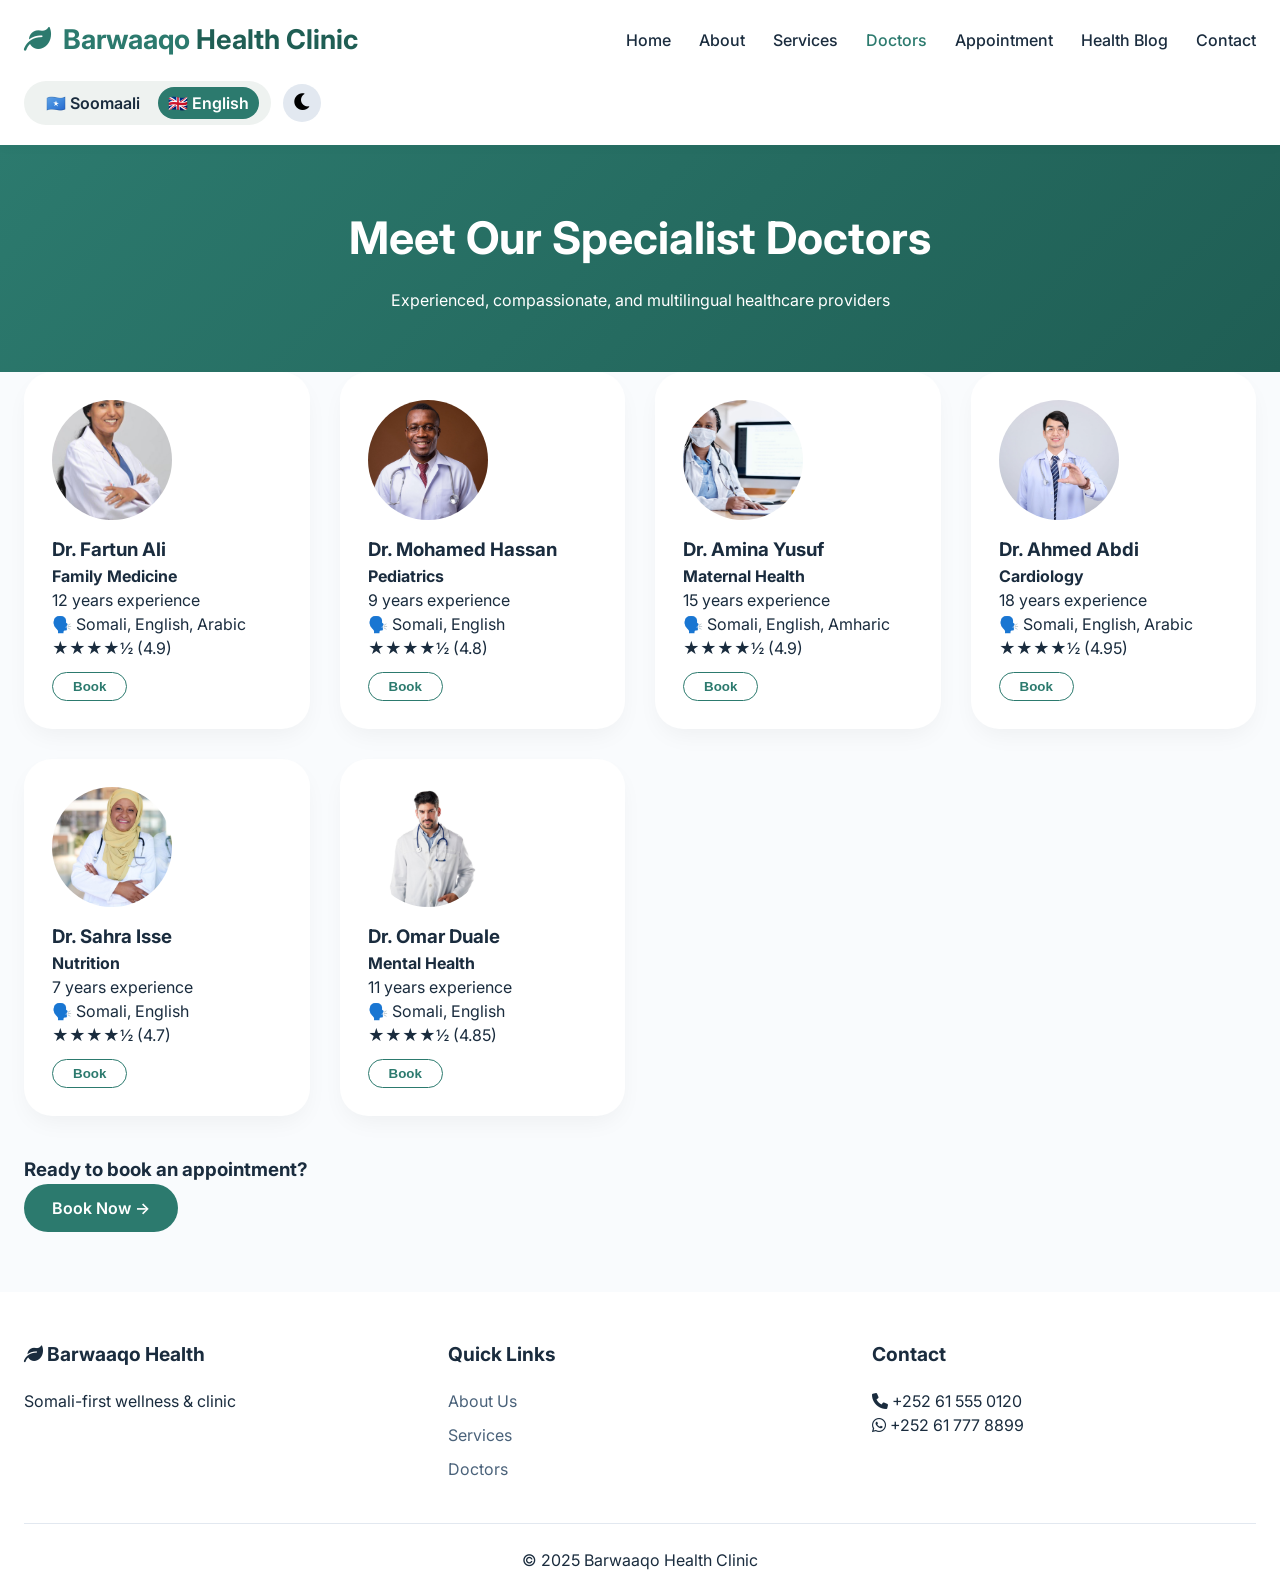
<file: doctors.html>
<!DOCTYPE html>
<html lang="en">
<head>
    <meta charset="UTF-8">
    <meta name="viewport" content="width=device-width, initial-scale=1.0">
    <title>Our Doctors | Barwaaqo Health Clinic</title>
    <link rel="stylesheet" href="css/style.css">
    <link href="https://fonts.googleapis.com/css2?family=Inter:opsz,wght@14..32,300;14..32,400;14..32,500;14..32,600;14..32,700&display=swap" rel="stylesheet">
    <link rel="stylesheet" href="https://cdnjs.cloudflare.com/ajax/libs/font-awesome/6.0.0-beta3/css/all.min.css">
</head>
<body>
    <nav class="navbar">
        <div class="nav-container">
            <div class="logo"><i class="fas fa-leaf"></i> Barwaaqo <span>Health Clinic</span></div>
            <div class="nav-links">
                <a href="index.html">Home</a>
                <a href="about.html">About</a>
                <a href="services.html">Services</a>
                <a href="doctors.html" class="active">Doctors</a>
                <a href="appointment.html">Appointment</a>
                <a href="blog.html">Health Blog</a>
                <a href="contact.html">Contact</a>
            </div>
            <div class="nav-actions">
                <div class="lang-switch" id="langToggle">
                    <span class="lang-btn" data-lang="so">🇸🇴 Soomaali</span>
                    <span class="lang-btn lang-active" data-lang="en">🇬🇧 English</span>
                </div>
                <button id="darkModeBtn" class="dark-toggle"><i class="fas fa-moon"></i></button>
            </div>
        </div>
    </nav>

    <main>
        <section class="page-header">
            <div class="container">
                <h1 id="pageTitle">Meet Our Specialist Doctors</h1>
                <p id="pageSubtitle">Experienced, compassionate, and multilingual healthcare providers</p>
            </div>
        </section>

        <section class="all-doctors">
            <div class="container">
                <div class="doctors-full-grid" id="allDoctorsGrid"></div>
            </div>
        </section>

        <section class="book-cta">
            <div class="container">
                <div class="cta-box">
                    <h3 id="ctaTitle">Ready to book an appointment?</h3>
                    <a href="appointment.html" class="btn-primary">Book Now →</a>
                </div>
            </div>
        </section>
    </main>

    <footer>
        <div class="container">
            <div class="footer-grid">
                <div class="footer-col"><h4><i class="fas fa-leaf"></i> Barwaaqo Health</h4><p>Somali-first wellness & clinic</p></div>
                <div class="footer-col"><h4>Quick Links</h4><ul><li><a href="about.html">About Us</a></li><li><a href="services.html">Services</a></li><li><a href="doctors.html">Doctors</a></li></ul></div>
                <div class="footer-col"><h4>Contact</h4><p><i class="fas fa-phone"></i> +252 61 555 0120</p><p><i class="fab fa-whatsapp"></i> +252 61 777 8899</p></div>
            </div>
            <div class="footer-bottom"><p>&copy; 2025 Barwaaqo Health Clinic</p></div>
        </div>
    </footer>

    <script src="js/main.js"></script>
</body>
</html>
</file>
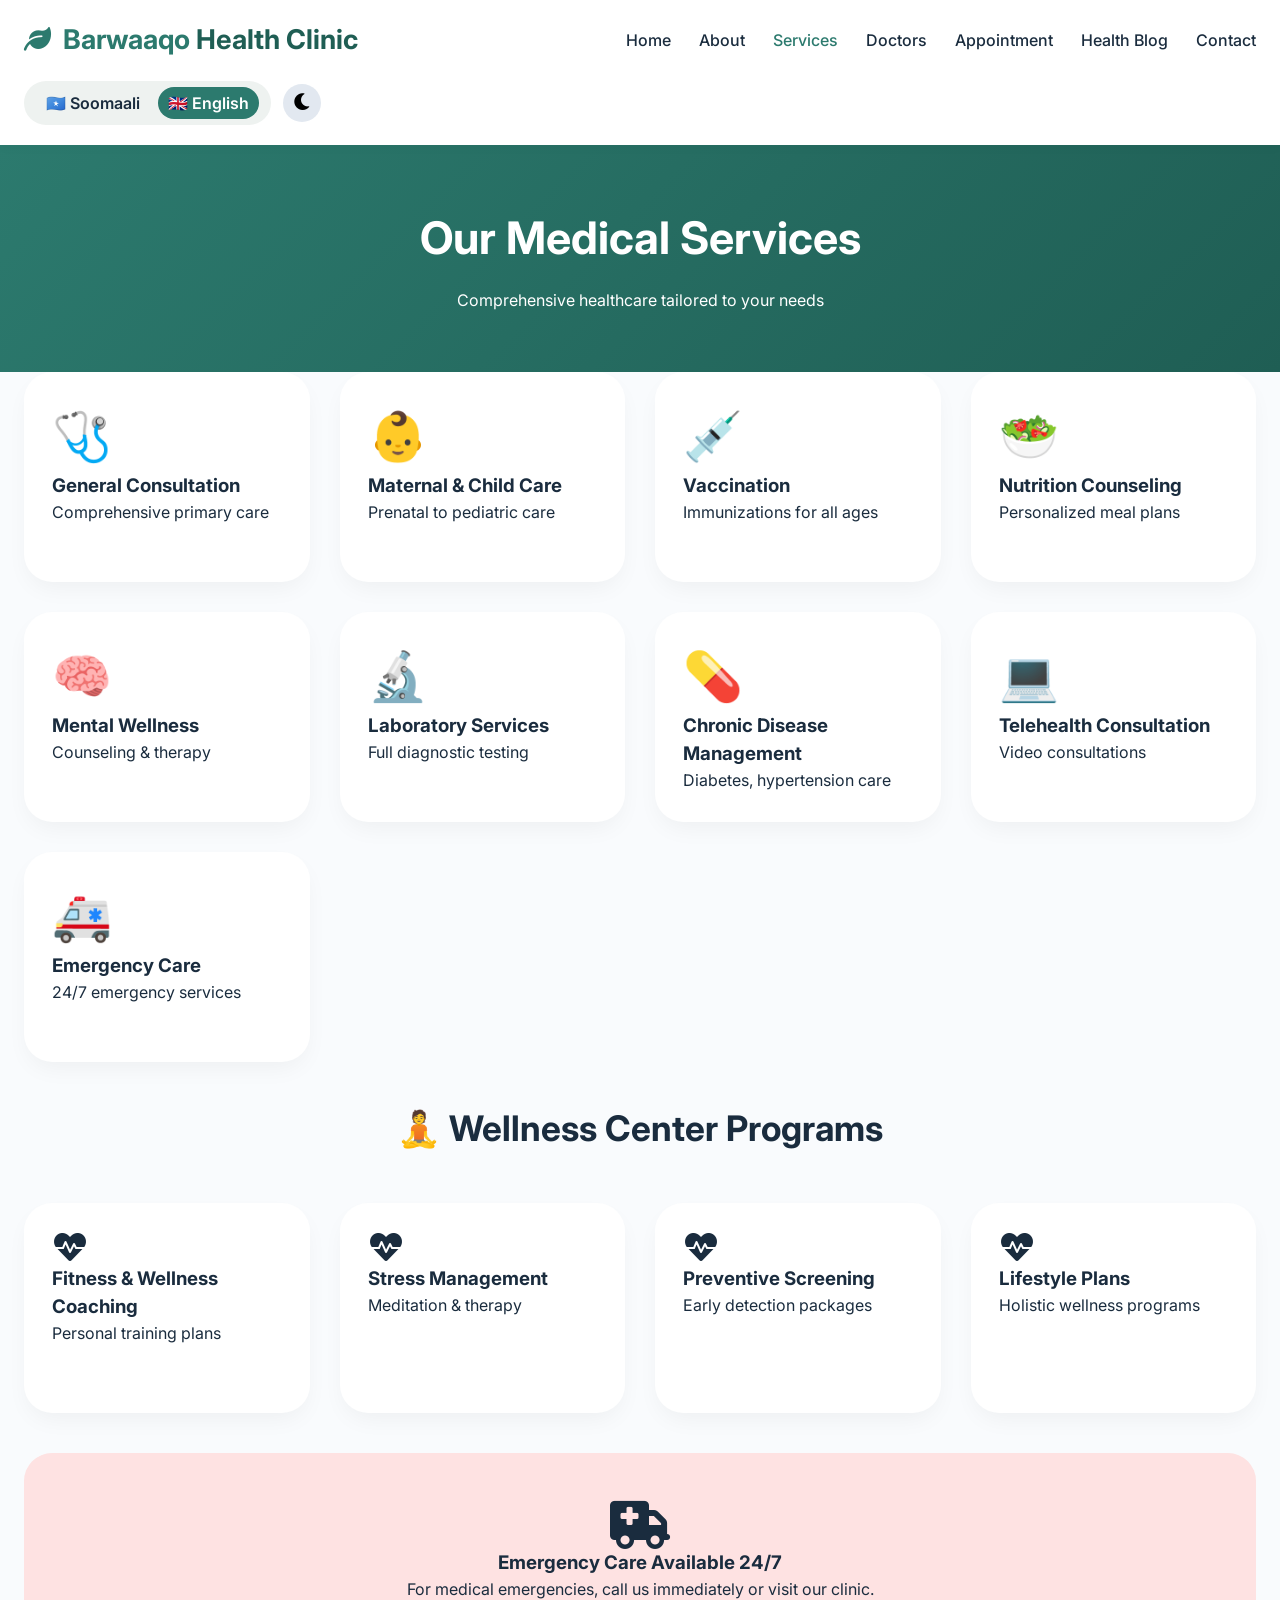
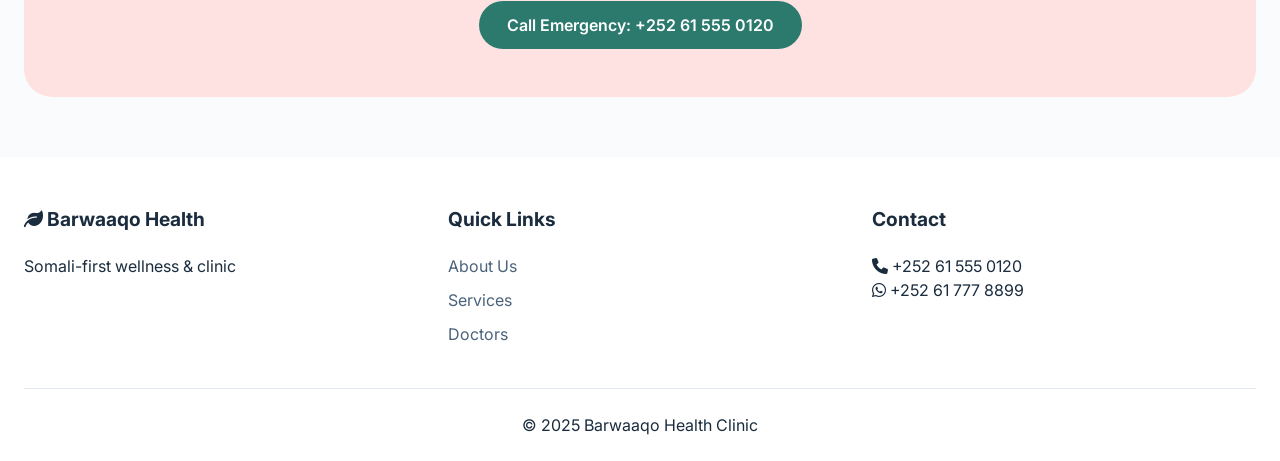
<file: services.html>
<!DOCTYPE html>
<html lang="en">
<head>
    <meta charset="UTF-8">
    <meta name="viewport" content="width=device-width, initial-scale=1.0">
    <title>Our Services | Barwaaqo Health Clinic</title>
    <link rel="stylesheet" href="css/style.css">
    <link href="https://fonts.googleapis.com/css2?family=Inter:opsz,wght@14..32,300;14..32,400;14..32,500;14..32,600;14..32,700&display=swap" rel="stylesheet">
    <link rel="stylesheet" href="https://cdnjs.cloudflare.com/ajax/libs/font-awesome/6.0.0-beta3/css/all.min.css">
</head>
<body>
    <nav class="navbar">
        <div class="nav-container">
            <div class="logo"><i class="fas fa-leaf"></i> Barwaaqo <span>Health Clinic</span></div>
            <div class="nav-links">
                <a href="index.html">Home</a>
                <a href="about.html">About</a>
                <a href="services.html" class="active">Services</a>
                <a href="doctors.html">Doctors</a>
                <a href="appointment.html">Appointment</a>
                <a href="blog.html">Health Blog</a>
                <a href="contact.html">Contact</a>
            </div>
            <div class="nav-actions">
                <div class="lang-switch" id="langToggle">
                    <span class="lang-btn" data-lang="so">🇸🇴 Soomaali</span>
                    <span class="lang-btn lang-active" data-lang="en">🇬🇧 English</span>
                </div>
                <button id="darkModeBtn" class="dark-toggle"><i class="fas fa-moon"></i></button>
            </div>
        </div>
    </nav>

    <main>
        <section class="page-header">
            <div class="container">
                <h1 id="pageTitle">Our Medical Services</h1>
                <p id="pageSubtitle">Comprehensive healthcare tailored to your needs</p>
            </div>
        </section>

        <section class="all-services">
            <div class="container">
                <div class="services-full-grid" id="allServicesGrid"></div>
            </div>
        </section>

        <section class="wellness-services">
            <div class="container">
                <h2 class="section-title" id="wellnessSectionTitle">🧘 Wellness Center Programs</h2>
                <div class="wellness-full-grid" id="wellnessServicesGrid"></div>
            </div>
        </section>

        <section class="emergency-note">
            <div class="container">
                <div class="emergency-card">
                    <i class="fas fa-ambulance fa-3x"></i>
                    <h3 id="emergencyTitle">Emergency Care Available 24/7</h3>
                    <p id="emergencyText">For medical emergencies, call us immediately or visit our clinic.</p>
                    <a href="tel:+252615550120" class="btn-primary">Call Emergency: +252 61 555 0120</a>
                </div>
            </div>
        </section>
    </main>

    <footer>
        <div class="container">
            <div class="footer-grid">
                <div class="footer-col"><h4><i class="fas fa-leaf"></i> Barwaaqo Health</h4><p>Somali-first wellness & clinic</p></div>
                <div class="footer-col"><h4>Quick Links</h4><ul><li><a href="about.html">About Us</a></li><li><a href="services.html">Services</a></li><li><a href="doctors.html">Doctors</a></li></ul></div>
                <div class="footer-col"><h4>Contact</h4><p><i class="fas fa-phone"></i> +252 61 555 0120</p><p><i class="fab fa-whatsapp"></i> +252 61 777 8899</p></div>
            </div>
            <div class="footer-bottom"><p>&copy; 2025 Barwaaqo Health Clinic</p></div>
        </div>
    </footer>

    <script src="js/main.js"></script>
</body>
</html>
</file>
<file: css/style.css>
/* Barwaaqo Health Clinic - Main Stylesheet */
:root {
    --primary: #2c7a6e;
    --primary-dark: #1f5e54;
    --secondary: #e8f5f2;
    --text-dark: #1a2c3e;
    --text-light: #4a627a;
    --white: #ffffff;
    --gray-light: #f9fbfd;
    --shadow: 0 10px 25px -5px rgba(0, 0, 0, 0.05);
    --shadow-lg: 0 20px 40px -12px rgba(0, 0, 0, 0.1);
    --radius: 28px;
    --radius-sm: 20px;
}

* {
    margin: 0;
    padding: 0;
    box-sizing: border-box;
}

html {
    overflow-x: hidden;
}

body {
    font-family: 'Inter', sans-serif;
    background: var(--gray-light);
    color: var(--text-dark);
    transition: all 0.3s ease;
    line-height: 1.5;
    overflow-x: hidden;
}

img {
    display: block;
    height: auto;
    max-width: 100%;
}

/* Dark Mode */
body.dark {
    --gray-light: #0f1724;
    --text-dark: #eef2ff;
    --text-light: #cbd5e1;
    background: #0f1724;
    color: #eef2ff;
}

body.dark .navbar,
body.dark footer {
    background: #0a0f1a;
}

body.dark .card,
body.dark .quick-card,
body.dark .service-card,
body.dark .doctor-card,
body.dark .testimonial-card,
body.dark .blog-card,
body.dark .wellness-card,
body.dark .contact-card,
body.dark .booking-info .info-card {
    background: #1e293b;
    color: #e2e8f0;
    box-shadow: 0 8px 20px rgba(0, 0, 0, 0.3);
}

body.dark input,
body.dark select,
body.dark textarea {
    background: #2d3a4e;
    border-color: #4b5e77;
    color: white;
}

body.dark .btn-outline {
    border-color: #5e9b9b;
    color: #cbd5e1;
}

/* Container */
.container {
    max-width: 1280px;
    margin: 0 auto;
    padding: 0 24px;
}

/* Navbar */
.navbar {
    background: var(--white);
    box-shadow: 0 2px 12px rgba(0, 0, 0, 0.03);
    position: sticky;
    top: 0;
    z-index: 100;
    backdrop-filter: blur(2px);
}

.nav-container {
    max-width: 1280px;
    margin: 0 auto;
    padding: 20px 24px;
    display: flex;
    justify-content: space-between;
    align-items: center;
    flex-wrap: wrap;
    gap: 20px;
}

.logo {
    font-size: 1.7rem;
    font-weight: 700;
    color: var(--primary);
}

.logo span {
    color: var(--primary-dark);
}

.logo i {
    margin-right: 6px;
}

.nav-links {
    display: flex;
    gap: 28px;
    align-items: center;
    flex-wrap: wrap;
}

.nav-links a {
    text-decoration: none;
    font-weight: 500;
    color: var(--text-dark);
    transition: 0.2s;
}

.nav-links a:hover,
.nav-links a.active {
    color: var(--primary);
}

.nav-actions {
    display: flex;
    gap: 12px;
    align-items: center;
}

.lang-switch {
    display: flex;
    gap: 8px;
    background: #eef2f0;
    padding: 6px 12px;
    border-radius: 40px;
}

body.dark .lang-switch {
    background: #2d3e4a;
}

.lang-btn {
    cursor: pointer;
    font-weight: 600;
    padding: 4px 10px;
    border-radius: 30px;
    transition: 0.2s;
}

.lang-active {
    background: var(--primary);
    color: white;
}

.dark-toggle {
    background: #e2e8f0;
    border: none;
    font-size: 1.2rem;
    border-radius: 50%;
    width: 38px;
    height: 38px;
    cursor: pointer;
    transition: 0.2s;
}

body.dark .dark-toggle {
    background: #334155;
    color: white;
}

/* Buttons */
.btn-primary {
    background: var(--primary);
    color: white;
    border: none;
    padding: 12px 28px;
    border-radius: 40px;
    font-weight: 600;
    cursor: pointer;
    transition: 0.2s;
    display: inline-block;
    text-decoration: none;
}

.btn-primary:hover {
    background: var(--primary-dark);
    transform: translateY(-2px);
}

.btn-outline {
    background: transparent;
    border: 1.5px solid var(--primary);
    color: var(--primary);
    padding: 10px 26px;
    border-radius: 40px;
    font-weight: 600;
    cursor: pointer;
    display: inline-block;
    text-decoration: none;
    transition: 0.2s;
}

.btn-outline:hover {
    background: var(--primary);
    color: white;
}

.btn-full {
    width: 100%;
}

/* Hero Section */
.hero {
    padding: 60px 0 40px;
}

.hero-grid {
    display: grid;
    grid-template-columns: 1fr 1fr;
    gap: 50px;
    align-items: center;
}

.hero-content h1 {
    font-size: 3.2rem;
    font-weight: 700;
    margin-bottom: 20px;
    line-height: 1.2;
}

.hero-content p {
    font-size: 1.2rem;
    margin-bottom: 30px;
    color: var(--text-light);
}

.hero-btns {
    display: flex;
    gap: 16px;
    flex-wrap: wrap;
    margin-bottom: 40px;
}

.stats {
    display: flex;
    gap: 48px;
}

.stat-item h3 {
    font-size: 2rem;
    color: var(--primary);
    font-weight: 700;
}

.hero-image img {
    width: 100%;
    aspect-ratio: 16 / 10;
    border-radius: 48px;
    object-fit: cover;
}

/* Quick Actions */
.quick-actions {
    padding: 40px 0;
}

.quick-grid {
    display: grid;
    grid-template-columns: repeat(auto-fit, minmax(160px, 1fr));
    gap: 24px;
}

.quick-card {
    background: white;
    border-radius: var(--radius-sm);
    padding: 24px 16px;
    text-align: center;
    cursor: pointer;
    transition: 0.3s;
    box-shadow: var(--shadow);
}

.quick-card:hover {
    transform: translateY(-5px);
    box-shadow: var(--shadow-lg);
}

.quick-card i {
    color: var(--primary);
    margin-bottom: 12px;
}

/* Section Titles */
.section-title {
    font-size: 2.2rem;
    text-align: center;
    margin-bottom: 48px;
    font-weight: 700;
}

.text-center {
    text-align: center;
    margin-top: 20px;
}

/* Grids */
.services-grid,
.doctors-grid,
.testimonials-grid,
.blog-grid,
.wellness-grid,
.services-full-grid,
.doctors-full-grid,
.blog-full-grid,
.wellness-full-grid,
.team-grid {
    display: grid;
    grid-template-columns: repeat(auto-fit, minmax(280px, 1fr));
    gap: 30px;
    margin-bottom: 40px;
}

.service-card,
.doctor-card,
.testimonial-card,
.blog-card,
.wellness-card {
    background: white;
    border-radius: var(--radius);
    padding: 28px;
    box-shadow: var(--shadow);
    transition: 0.3s;
}

.service-card,
.wellness-card,
.testimonial-card {
    min-height: 210px;
}

.doctor-card,
.blog-card {
    overflow: hidden;
}

.service-card:hover,
.doctor-card:hover {
    transform: translateY(-4px);
}

.doctor-card img {
    width: 120px;
    height: 120px;
    object-fit: cover;
    border-radius: 50%;
    margin-bottom: 16px;
}

.blog-card img {
    width: calc(100% + 56px);
    max-width: none;
    height: 180px;
    object-fit: cover;
    margin: -28px -28px 20px;
}

.about-image img {
    width: 100%;
    aspect-ratio: 5 / 4;
    border-radius: var(--radius);
    box-shadow: var(--shadow);
    object-fit: cover;
}

.featured-article {
    display: grid;
    grid-template-columns: minmax(0, 0.9fr) minmax(0, 1.1fr);
    gap: 32px;
    align-items: center;
    background: white;
    border-radius: var(--radius);
    box-shadow: var(--shadow);
    padding: 28px;
    margin: 40px 0;
}

body.dark .featured-article {
    background: #1e293b;
}

.featured-article img {
    width: 100%;
    aspect-ratio: 16 / 10;
    border-radius: var(--radius-sm);
    object-fit: cover;
}

.featured-article h2 {
    margin: 16px 0 12px;
}

.featured-article p {
    color: var(--text-light);
    margin-bottom: 22px;
}

.rating i {
    color: #f4b942;
}

/* Appointment Section */
.booking-section {
    padding: 60px 0;
}

.booking-wrapper {
    display: grid;
    grid-template-columns: 1fr 0.8fr;
    gap: 40px;
}

.appointment-form,
.contact-form {
    background: white;
    padding: 40px;
    border-radius: var(--radius);
    box-shadow: var(--shadow);
}

body.dark .appointment-form,
body.dark .contact-form {
    background: #1e293b;
}

.form-group {
    margin-bottom: 20px;
}

.form-group label {
    display: block;
    margin-bottom: 8px;
    font-weight: 500;
}

.form-row {
    display: grid;
    grid-template-columns: 1fr 1fr;
    gap: 20px;
}

input,
select,
textarea {
    width: 100%;
    padding: 14px 18px;
    border-radius: 32px;
    border: 1px solid #cfdfda;
    background: white;
    font-family: inherit;
    font-size: 1rem;
    transition: 0.2s;
    max-width: 100%;
}

input:focus,
select:focus,
textarea:focus {
    outline: none;
    border-color: var(--primary);
}

.booking-info .info-card {
    background: white;
    padding: 32px;
    border-radius: var(--radius);
    box-shadow: var(--shadow);
}

.info-card ul {
    list-style: none;
    padding: 16px 0;
}

.info-card li {
    padding: 8px 0;
}

.form-message {
    margin-top: 16px;
    padding: 12px;
    border-radius: 32px;
    text-align: center;
}

/* Page Header */
.page-header {
    background: linear-gradient(135deg, var(--primary) 0%, var(--primary-dark) 100%);
    color: white;
    padding: 60px 0;
    text-align: center;
}

.page-header h1 {
    font-size: 2.8rem;
    margin-bottom: 16px;
}

/* Contact Page */
.contact-section {
    padding: 60px 0;
}

.contact-grid {
    display: grid;
    grid-template-columns: 1fr 1fr;
    gap: 40px;
}

.contact-info {
    display: grid;
    grid-template-columns: repeat(auto-fit, minmax(240px, 1fr));
    gap: 24px;
}

.contact-card {
    background: white;
    padding: 28px;
    border-radius: var(--radius-sm);
    text-align: center;
    box-shadow: var(--shadow);
}

.contact-card i {
    font-size: 2.5rem;
    color: var(--primary);
    margin-bottom: 16px;
}

/* Map Section */
.map-section {
    padding: 40px 0 80px;
}

.map-section h3 {
    text-align: center;
    margin-bottom: 30px;
    font-size: 1.8rem;
}

/* CTA Section */
.cta-section {
    background: var(--primary);
    color: white;
    padding: 80px 0;
    text-align: center;
}

.cta-content h2 {
    font-size: 2.2rem;
    margin-bottom: 16px;
}

.cta-content p {
    margin-bottom: 32px;
    font-size: 1.1rem;
}

.cta-section .btn-primary {
    background: white;
    color: var(--primary);
}

.cta-section .btn-primary:hover {
    background: var(--secondary);
}

/* Community Focus */
.community-focus {
    padding: 60px 0;
}

.community-banner {
    background: linear-gradient(135deg, #e8f5f2 0%, #d4efe9 100%);
    padding: 48px;
    border-radius: var(--radius);
    text-align: center;
}

body.dark .community-banner {
    background: #1e293b;
}

.community-banner h2 {
    font-size: 2rem;
    margin-bottom: 16px;
}

/* Footer */
footer {
    background: white;
    padding: 48px 0 24px;
    margin-top: 60px;
}

.footer-grid {
    display: grid;
    grid-template-columns: repeat(auto-fit, minmax(220px, 1fr));
    gap: 40px;
    margin-bottom: 32px;
}

.footer-col h4 {
    margin-bottom: 20px;
    font-size: 1.2rem;
}

.footer-col ul {
    list-style: none;
}

.footer-col ul li {
    margin-bottom: 10px;
}

.footer-col a {
    text-decoration: none;
    color: var(--text-light);
    transition: 0.2s;
}

.footer-col a:hover {
    color: var(--primary);
}

.social-links {
    display: flex;
    gap: 16px;
    margin-top: 20px;
}

.social-links a {
    font-size: 1.4rem;
}

.dictionary li {
    margin-bottom: 8px;
}

.footer-bottom {
    text-align: center;
    padding-top: 24px;
    border-top: 1px solid #e2e8f0;
}

body.dark .footer-bottom {
    border-top-color: #334155;
}

/* WhatsApp Float */
.whatsapp-float {
    position: fixed;
    bottom: 24px;
    right: 24px;
    background: #25D366;
    color: white;
    border-radius: 50px;
    padding: 14px 20px;
    font-weight: bold;
    z-index: 99;
    box-shadow: 0 4px 12px rgba(0, 0, 0, 0.2);
    text-decoration: none;
    display: flex;
    align-items: center;
    gap: 8px;
}

.whatsapp-float:hover {
    background: #20bd59;
    color: white;
}

/* Emergency Card */
.emergency-card {
    background: #fee2e2;
    text-align: center;
    padding: 48px;
    border-radius: var(--radius);
}

body.dark .emergency-card {
    background: #2d1a1a;
}

/* Newsletter */
.newsletter-box {
    background: var(--primary);
    color: white;
    padding: 48px;
    border-radius: var(--radius);
    text-align: center;
}

.newsletter-box form {
    display: flex;
    gap: 16px;
    max-width: 500px;
    margin: 24px auto 0;
}

.newsletter-box input {
    flex: 1;
}

/* Category Tags */
.category-tags {
    display: flex;
    flex-wrap: wrap;
    gap: 12px;
    justify-content: center;
    margin: 30px 0;
}

.tag {
    background: var(--secondary);
    padding: 8px 20px;
    border-radius: 40px;
    cursor: pointer;
    transition: 0.2s;
}

body.dark .tag {
    background: #334155;
}

.tag:hover {
    background: var(--primary);
    color: white;
}

/* Responsive */
@media (max-width: 768px) {
    .nav-container {
        flex-direction: column;
        align-items: stretch;
    }

    .logo {
        text-align: center;
    }

    .nav-links,
    .nav-actions {
        justify-content: center;
    }

    .hero-grid,
    .booking-wrapper,
    .contact-grid,
    .featured-article {
        grid-template-columns: 1fr;
    }

    .hero-content h1 {
        font-size: 2.2rem;
    }

    .section-title {
        font-size: 1.8rem;
    }

    .form-row {
        grid-template-columns: 1fr;
    }

    .stats {
        flex-direction: column;
        gap: 16px;
    }

    .quick-grid {
        grid-template-columns: repeat(auto-fit, minmax(140px, 1fr));
    }

    .appointment-form,
    .contact-form,
    .newsletter-box,
    .community-banner,
    .featured-article {
        padding: 24px;
    }

    .newsletter-box form {
        flex-direction: column;
    }
}

/* Enhanced Hero Image Styles */
.hero-image {
    position: relative;
    border-radius: 48px;
    overflow: hidden;
    box-shadow: var(--shadow-lg);
}

.hero-image img {
    width: 100%;
    height: auto;
    border-radius: 48px;
    object-fit: cover;
    transition: transform 0.3s ease;
}

.hero-image:hover img {
    transform: scale(1.02);
}

/* Carousel Styles (if using option 3) */
.hero-carousel {
    position: relative;
    width: 100%;
    border-radius: 48px;
    overflow: hidden;
}

.carousel-img {
    width: 100%;
    display: none;
    border-radius: 48px;
}

.carousel-img.active {
    display: block;
    animation: fadeIn 0.5s;
}

@keyframes fadeIn {
    from { opacity: 0; }
    to { opacity: 1; }
}

.carousel-btn {
    position: absolute;
    top: 50%;
    transform: translateY(-50%);
    background: rgba(44, 122, 110, 0.8);
    color: white;
    border: none;
    padding: 12px 18px;
    cursor: pointer;
    border-radius: 50%;
    font-size: 18px;
    transition: 0.3s;
}

.carousel-btn:hover {
    background: var(--primary);
}

.prev {
    left: 10px;
}

.next {
    right: 10px;
}

/* Responsive */
@media (max-width: 768px) {
    .hero-image {
        border-radius: 32px;
    }

    .hero-image img {
        border-radius: 32px;
    }
}

@media (max-width: 520px) {
    .container {
        padding: 0 16px;
    }

    .nav-container {
        padding: 16px;
    }

    .nav-links {
        gap: 12px;
    }

    .nav-links a {
        font-size: 0.92rem;
    }

    .lang-switch {
        flex-wrap: wrap;
        justify-content: center;
    }

    .hero {
        padding: 40px 0 30px;
    }

    .hero-content h1,
    .page-header h1 {
        font-size: 2rem;
    }

    .hero-btns {
        display: grid;
    }

    .btn-primary,
    .btn-outline {
        text-align: center;
        width: 100%;
    }

    .services-grid,
    .doctors-grid,
    .testimonials-grid,
    .blog-grid,
    .wellness-grid,
    .services-full-grid,
    .doctors-full-grid,
    .blog-full-grid,
    .wellness-full-grid,
    .team-grid,
    .contact-info {
        grid-template-columns: 1fr;
    }

    .whatsapp-float span {
        display: none;
    }
}

/* About Page Specific Styles */

/* Facility Gallery */
.facility-section {
    padding: 60px 0;
    background: var(--gray-light);
}

.facility-gallery {
    display: grid;
    grid-template-columns: repeat(auto-fit, minmax(320px, 1fr));
    gap: 30px;
    margin-top: 40px;
}

.gallery-item {
    position: relative;
    overflow: hidden;
    border-radius: var(--radius);
    box-shadow: var(--shadow);
    transition: transform 0.3s ease;
}

.gallery-item:hover {
    transform: translateY(-5px);
}

.gallery-item img {
    width: 100%;
    height: 280px;
    object-fit: cover;
    transition: transform 0.3s ease;
}

.gallery-item:hover img {
    transform: scale(1.05);
}

.gallery-caption {
    padding: 16px;
    background: white;
    text-align: center;
    font-weight: 500;
}

body.dark .gallery-caption {
    background: #1e293b;
}

/* Community Banner with Image */
.community-banner {
    display: grid;
    grid-template-columns: 1fr 1fr;
    gap: 40px;
    align-items: center;
    background: linear-gradient(135deg, #e8f5f2 0%, #d4efe9 100%);
    padding: 48px;
    border-radius: var(--radius);
}

body.dark .community-banner {
    background: #1e293b;
}

.community-content h2 {
    font-size: 2rem;
    margin-bottom: 20px;
}

.community-stats {
    display: flex;
    gap: 30px;
    margin-top: 30px;
    flex-wrap: wrap;
}

.community-stat {
    text-align: center;
}

.stat-number {
    display: block;
    font-size: 2rem;
    font-weight: 700;
    color: var(--primary);
}

.stat-label {
    font-size: 0.9rem;
    color: var(--text-light);
}

.community-image img {
    width: 100%;
    border-radius: var(--radius);
    object-fit: cover;
}

/* Why Choose Us Section */
.why-choose-us {
    padding: 60px 0;
}

.features-grid {
    display: grid;
    grid-template-columns: repeat(auto-fit, minmax(240px, 1fr));
    gap: 30px;
    margin-top: 40px;
}

.feature-item {
    text-align: center;
    padding: 30px 20px;
    background: white;
    border-radius: var(--radius-sm);
    box-shadow: var(--shadow);
    transition: 0.3s;
}

body.dark .feature-item {
    background: #1e293b;
}

.feature-item:hover {
    transform: translateY(-5px);
}

.feature-item i {
    color: var(--primary);
    margin-bottom: 16px;
}

.feature-item h3 {
    margin-bottom: 12px;
}

/* Team Grid Enhancement */
.team-grid {
    display: grid;
    grid-template-columns: repeat(auto-fit, minmax(260px, 1fr));
    gap: 30px;
    margin-top: 40px;
}

/* Responsive */
@media (max-width: 768px) {
    .community-banner {
        grid-template-columns: 1fr;
    }

    .facility-gallery {
        grid-template-columns: 1fr;
    }

    .gallery-item img {
        height: 220px;
    }

    .community-stats {
        justify-content: center;
    }

    .features-grid {
        grid-template-columns: 1fr;
    }
}
</file>
